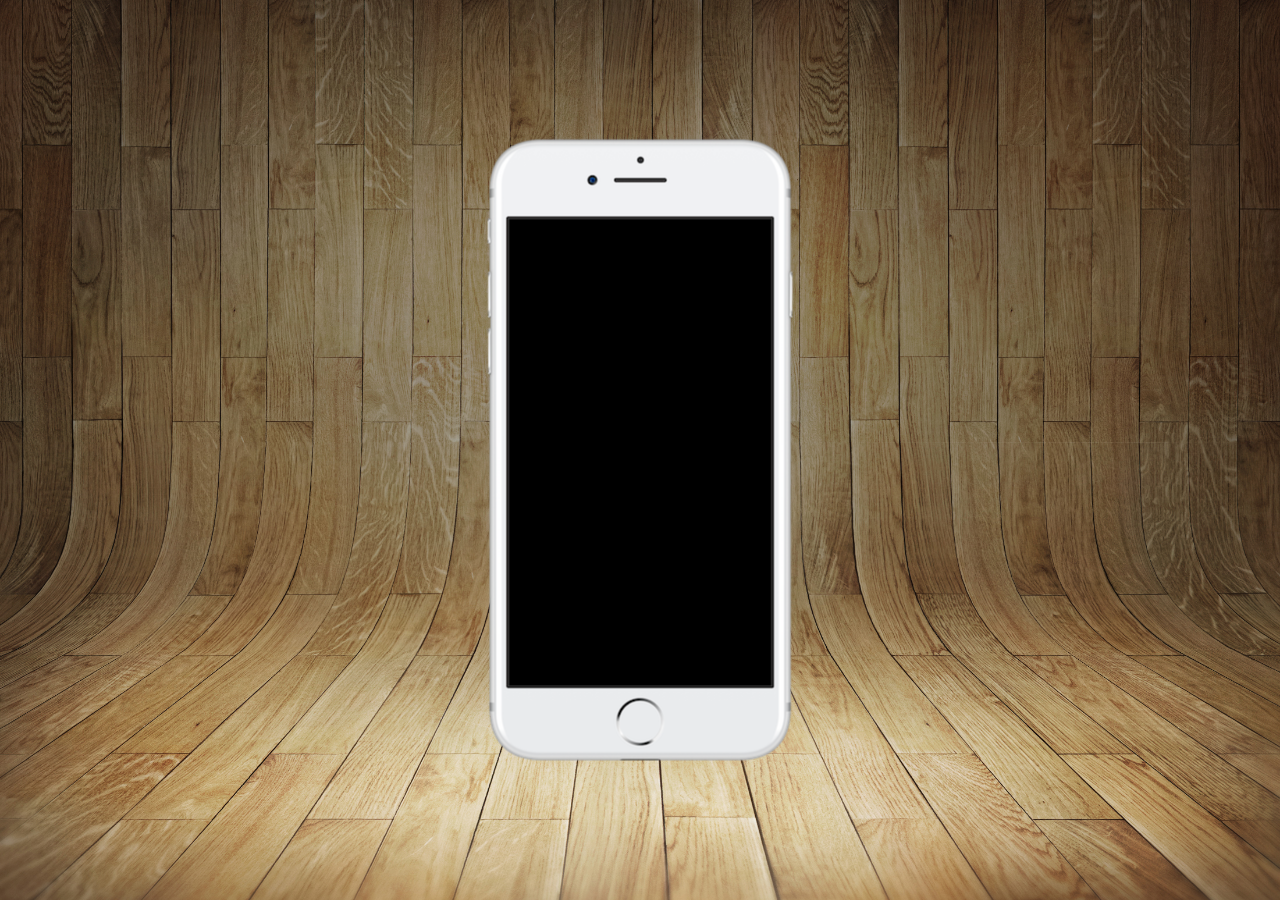
<file: index.html>
<!DOCTYPE html>
<html lang="pt-br">
<head>
    <meta charset="UTF-8">
    <meta name="viewport" content="width=device-width, initial-scale=1.0">
    <link rel="shortcut icon" href="favicon.ico" type="image/x-icon">
    <link rel="stylesheet" href="estilos/style.css">
    <title>Projeto Redes Sociais</title>
</head>
<body>
    <main>
        <section id="telefone">
            
        </section>
        <section id="redes-sociais">

        </section>
    </main>
</body>
</html>
</file>
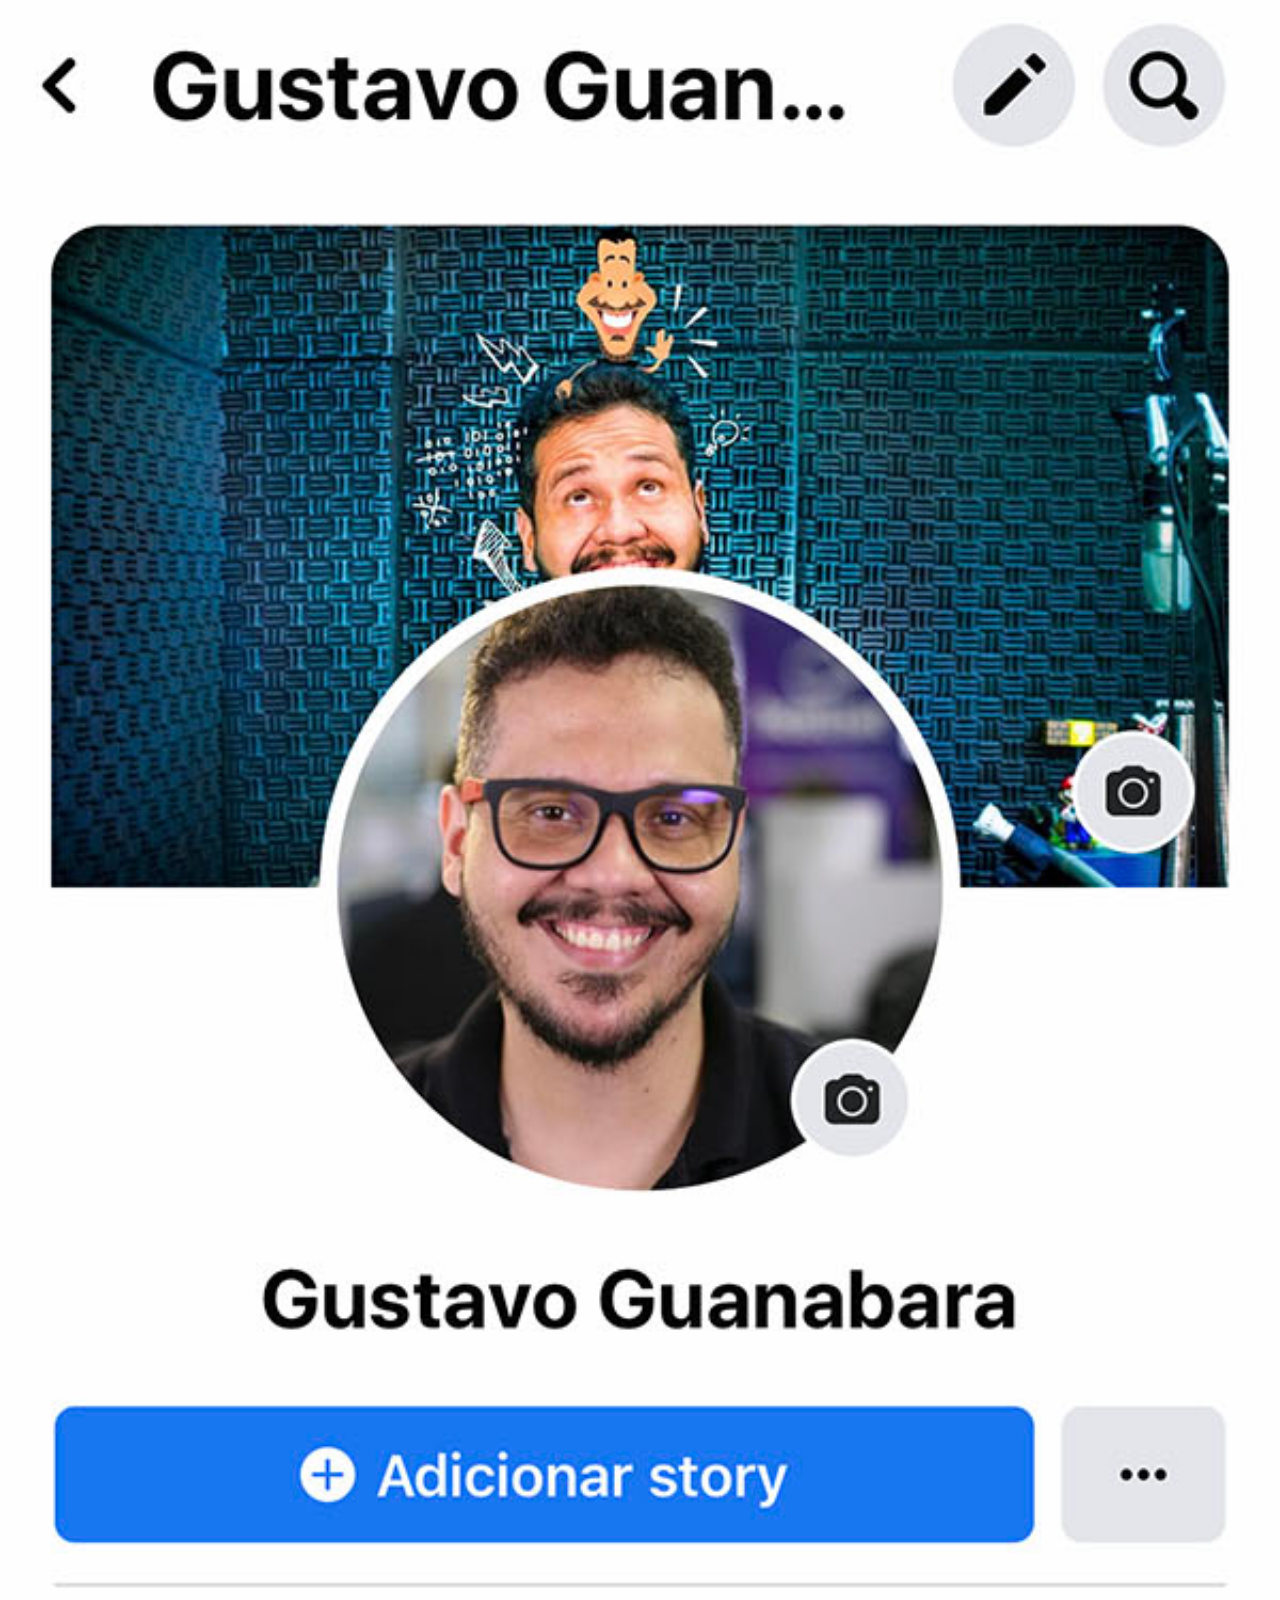
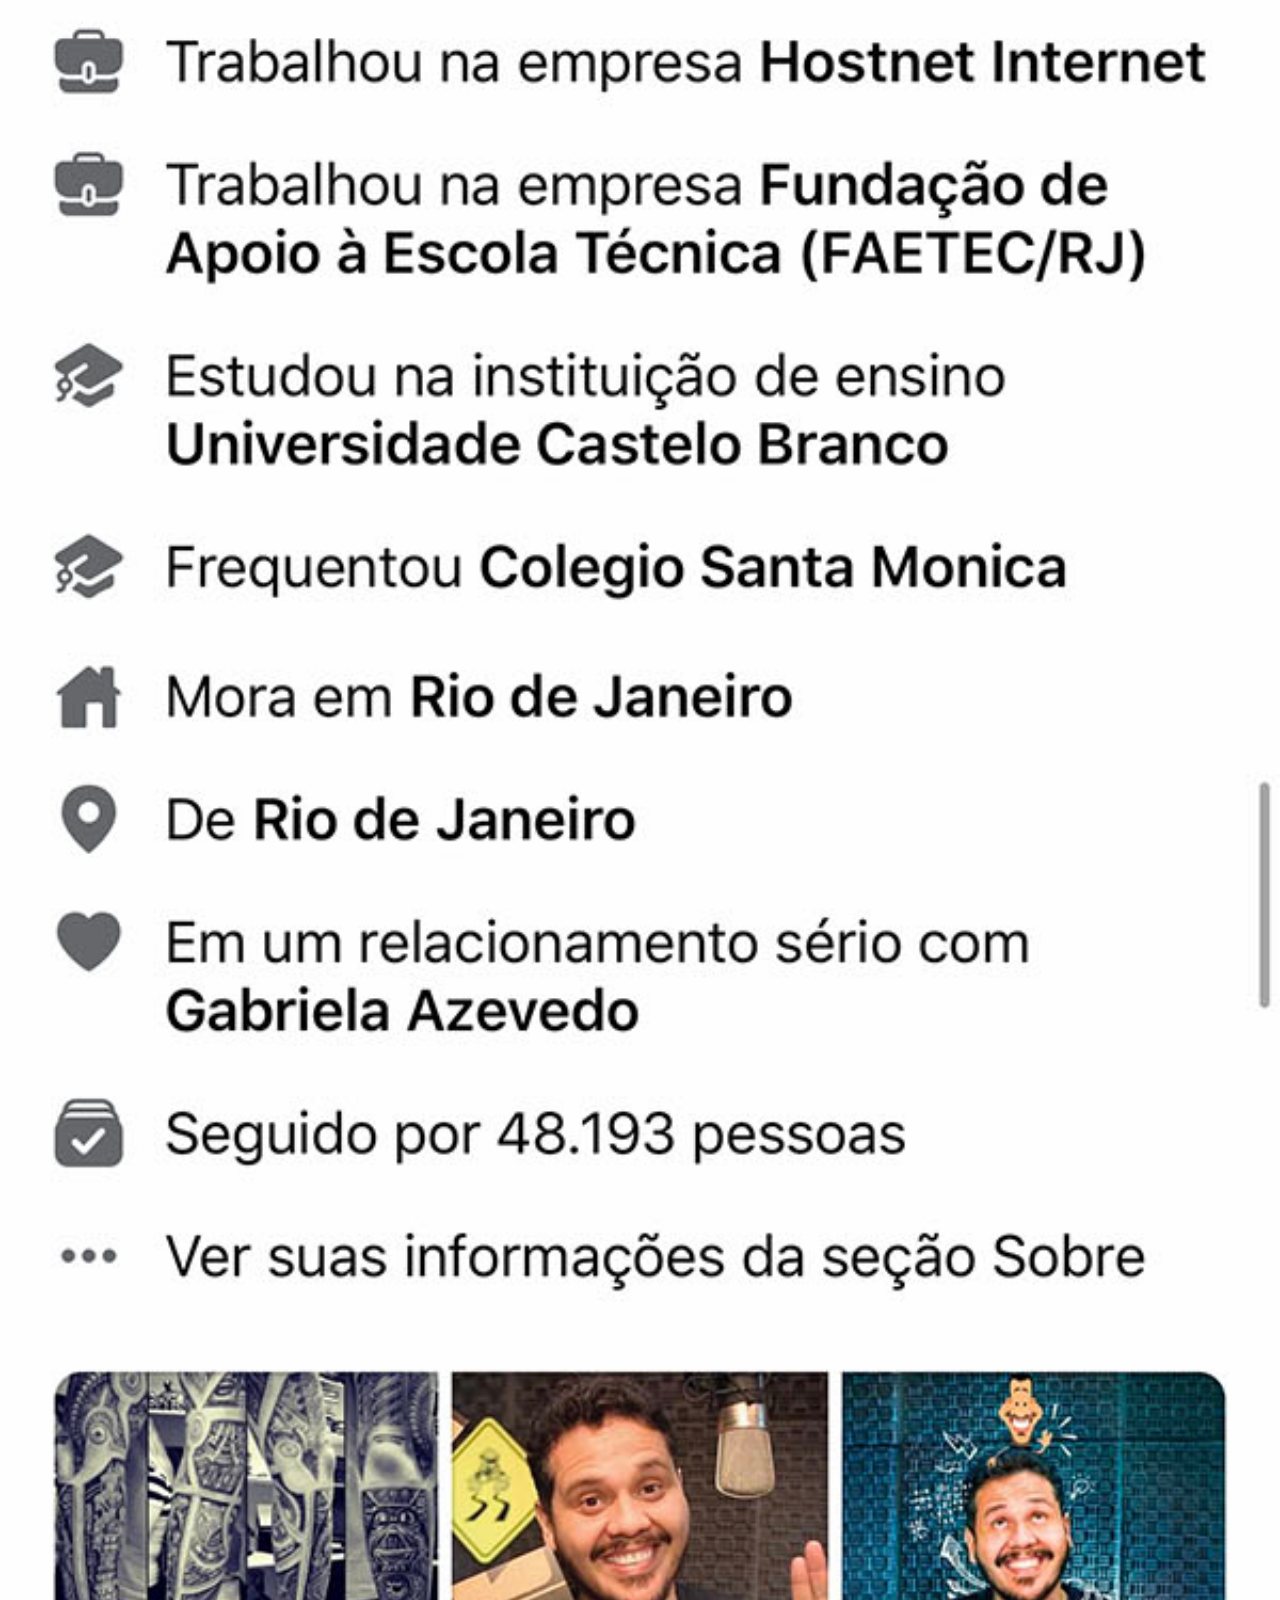
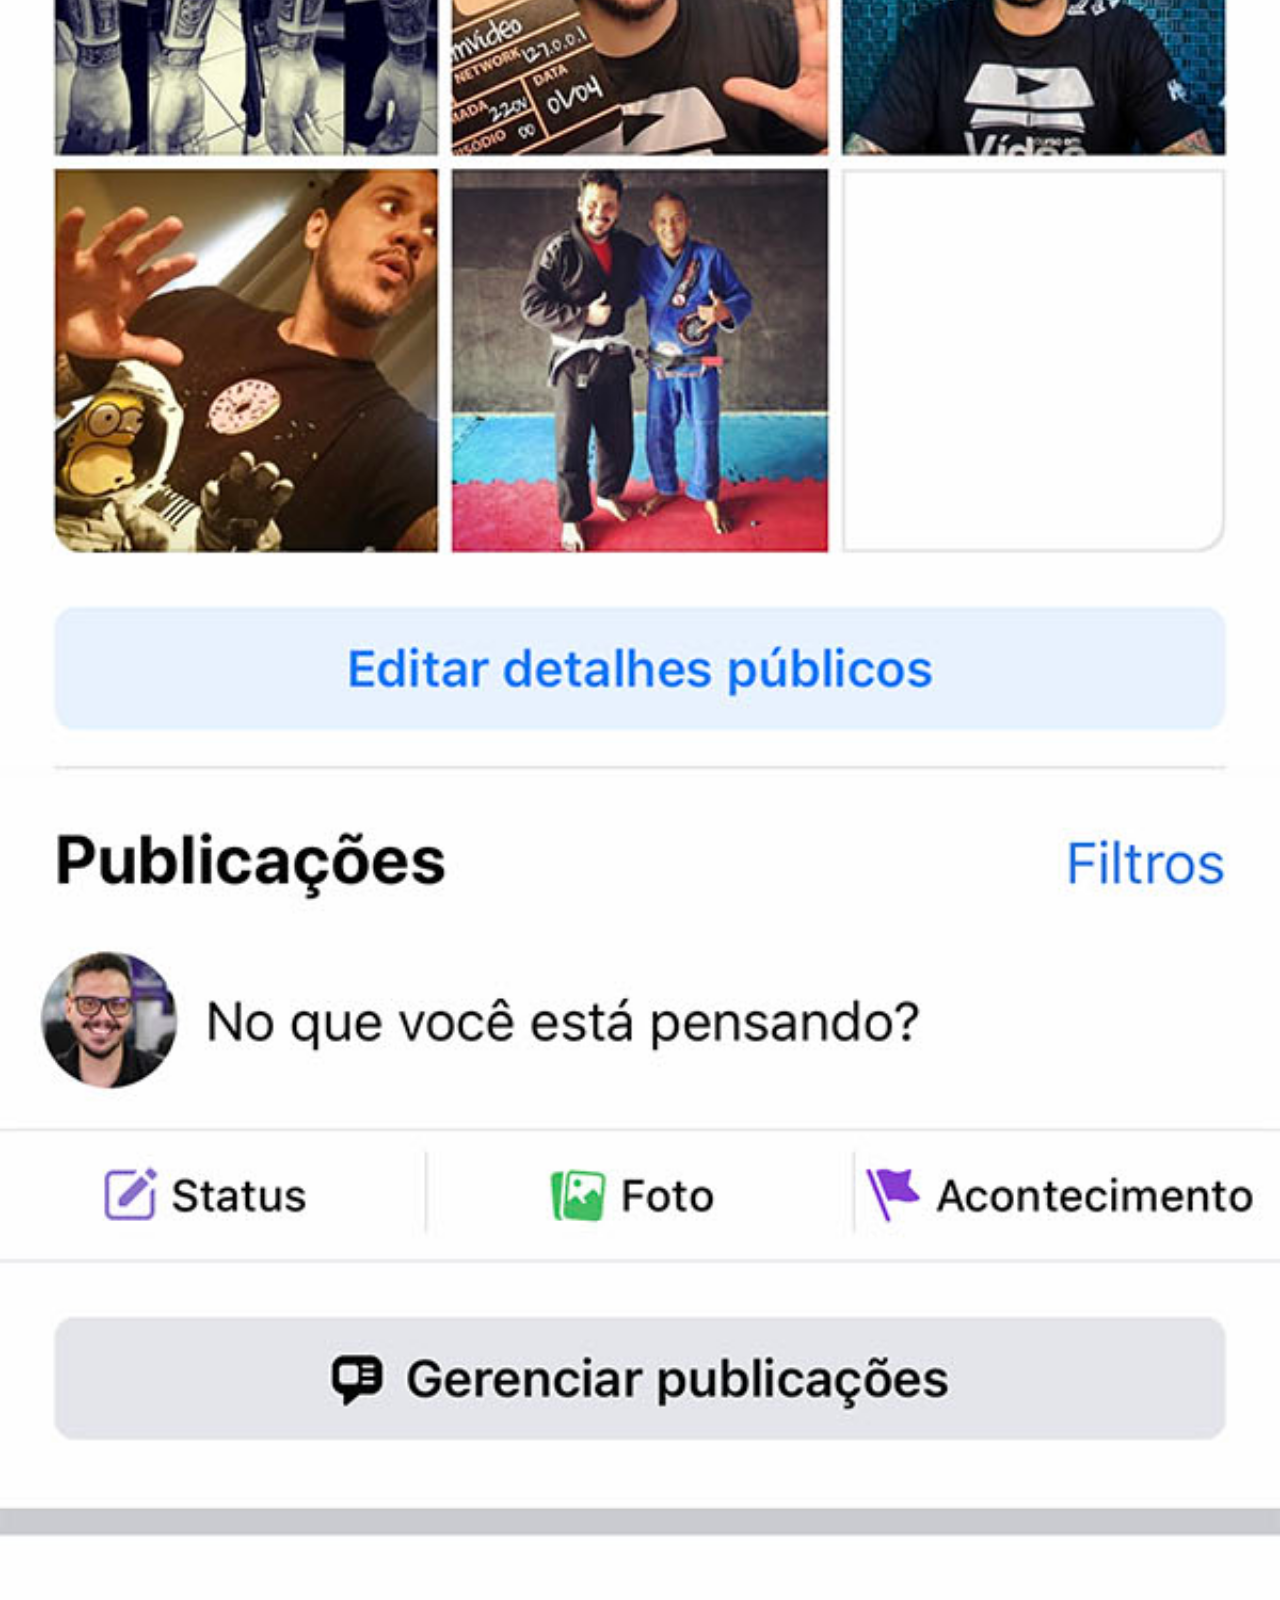
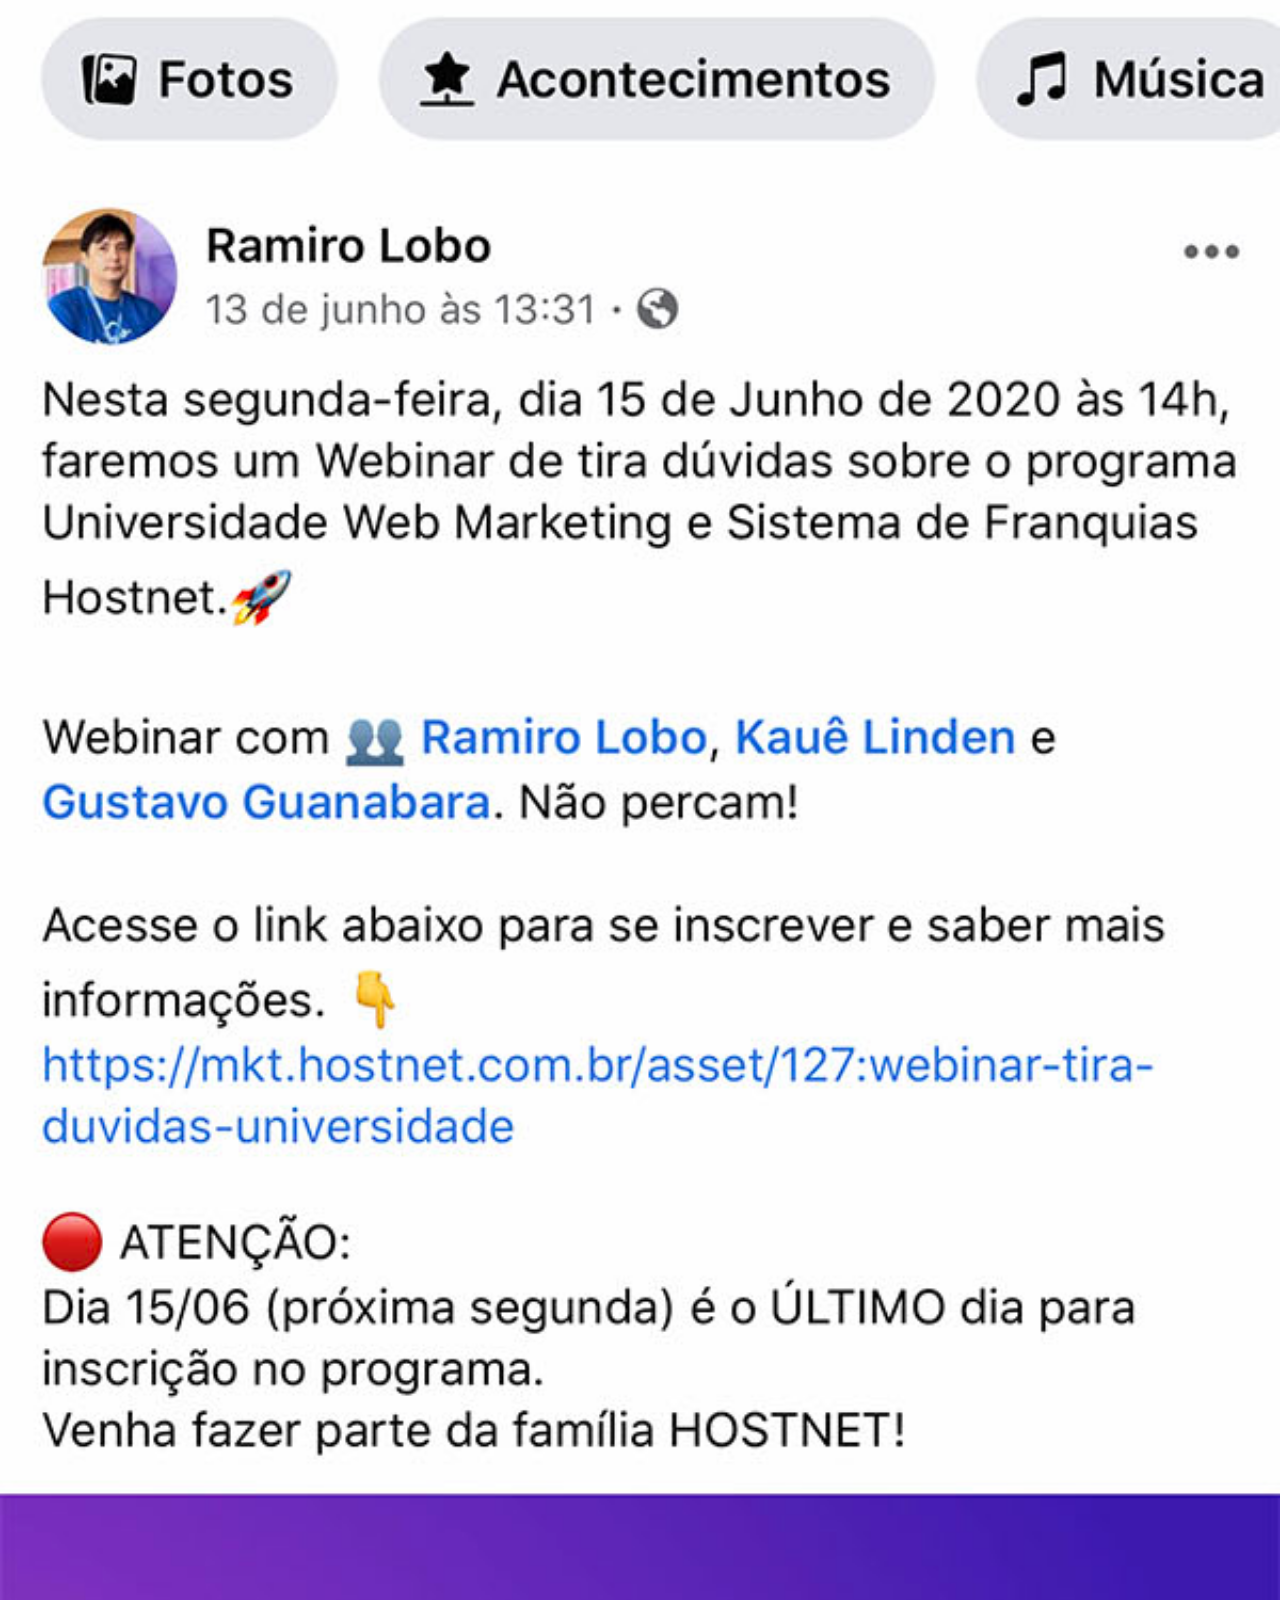
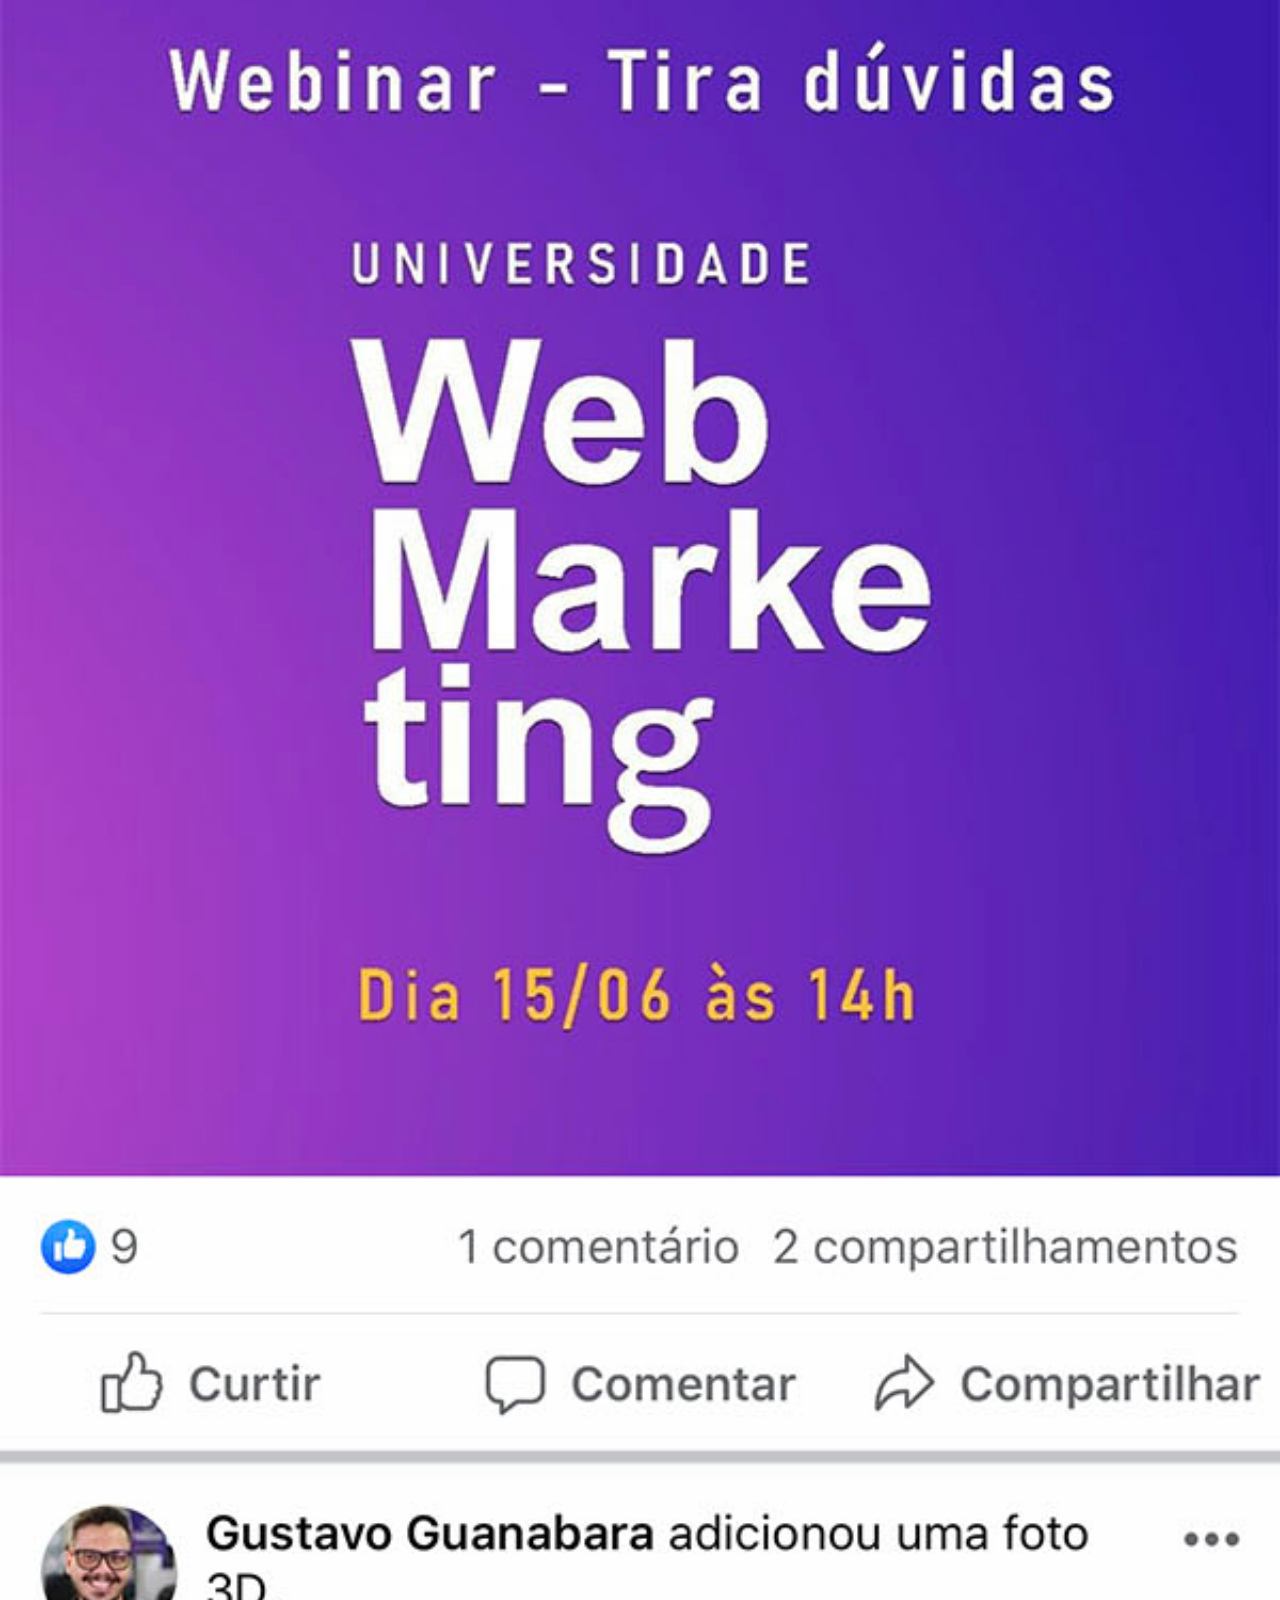
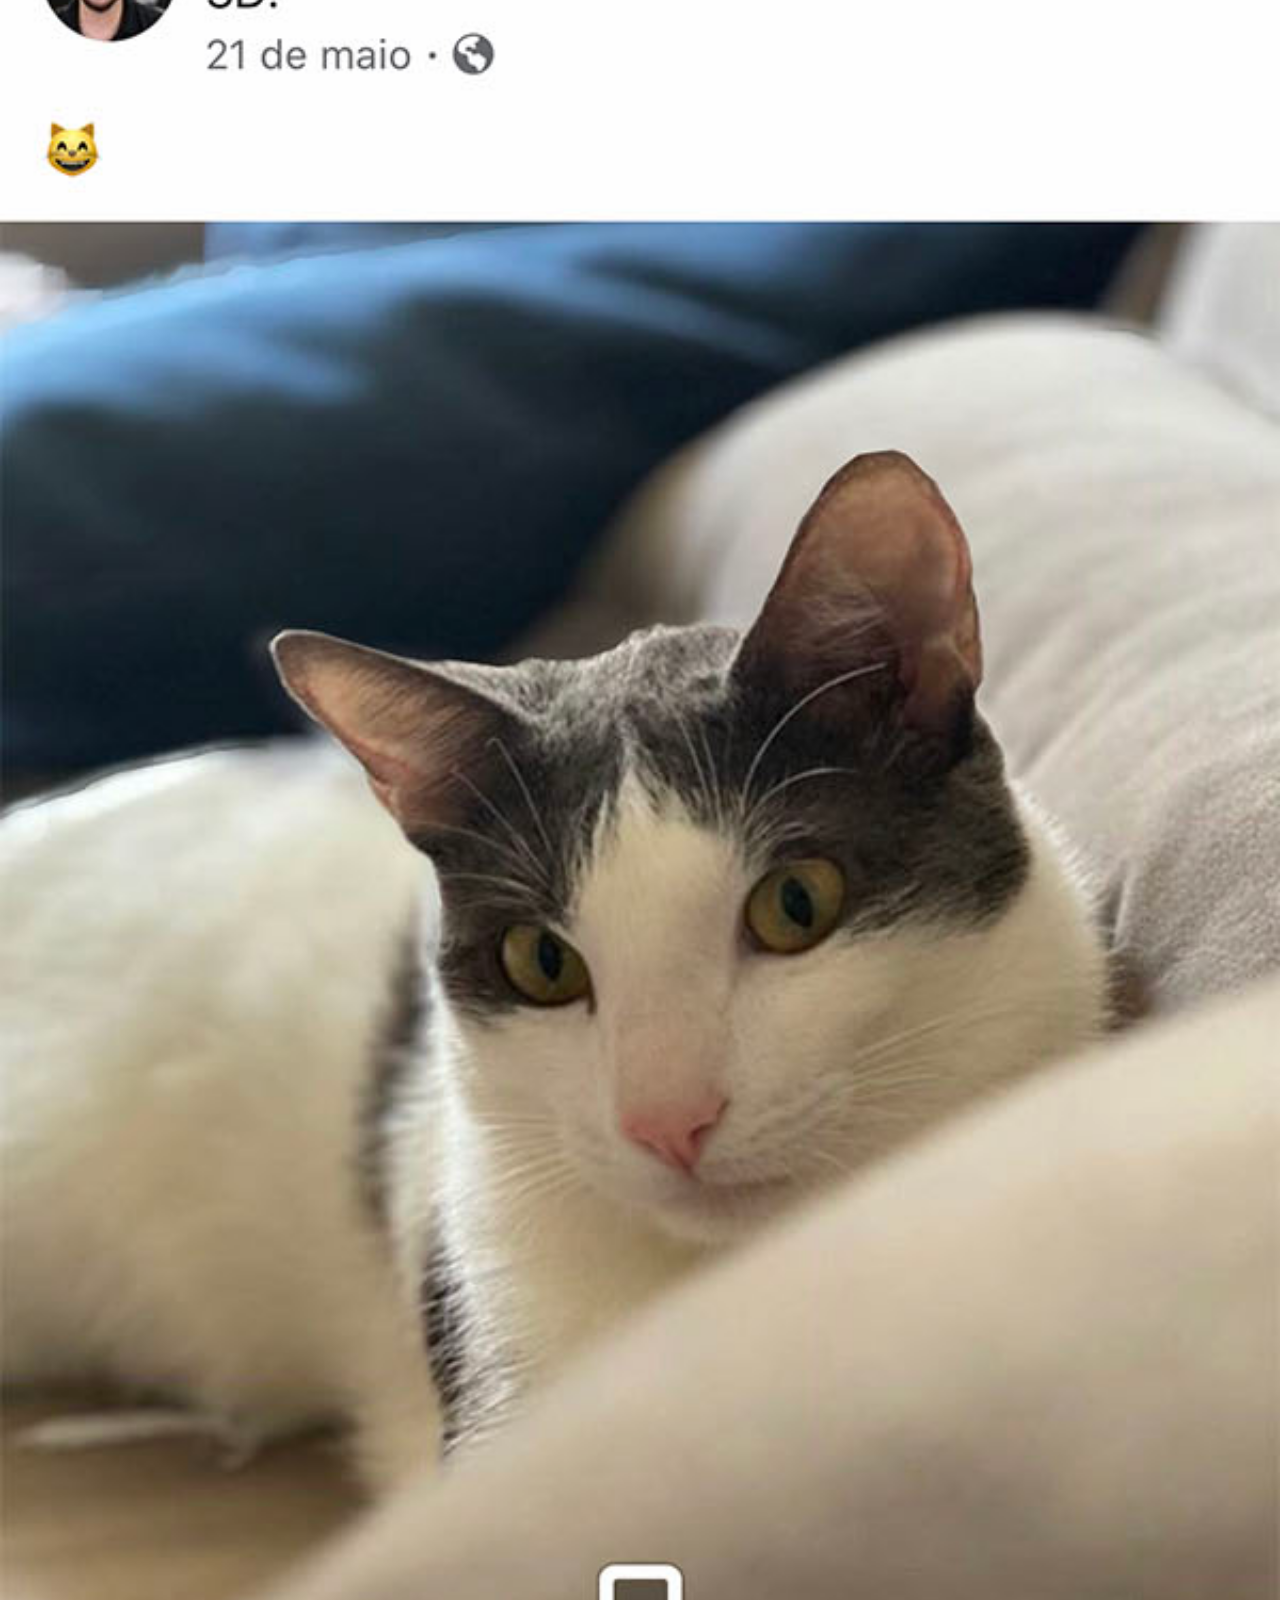
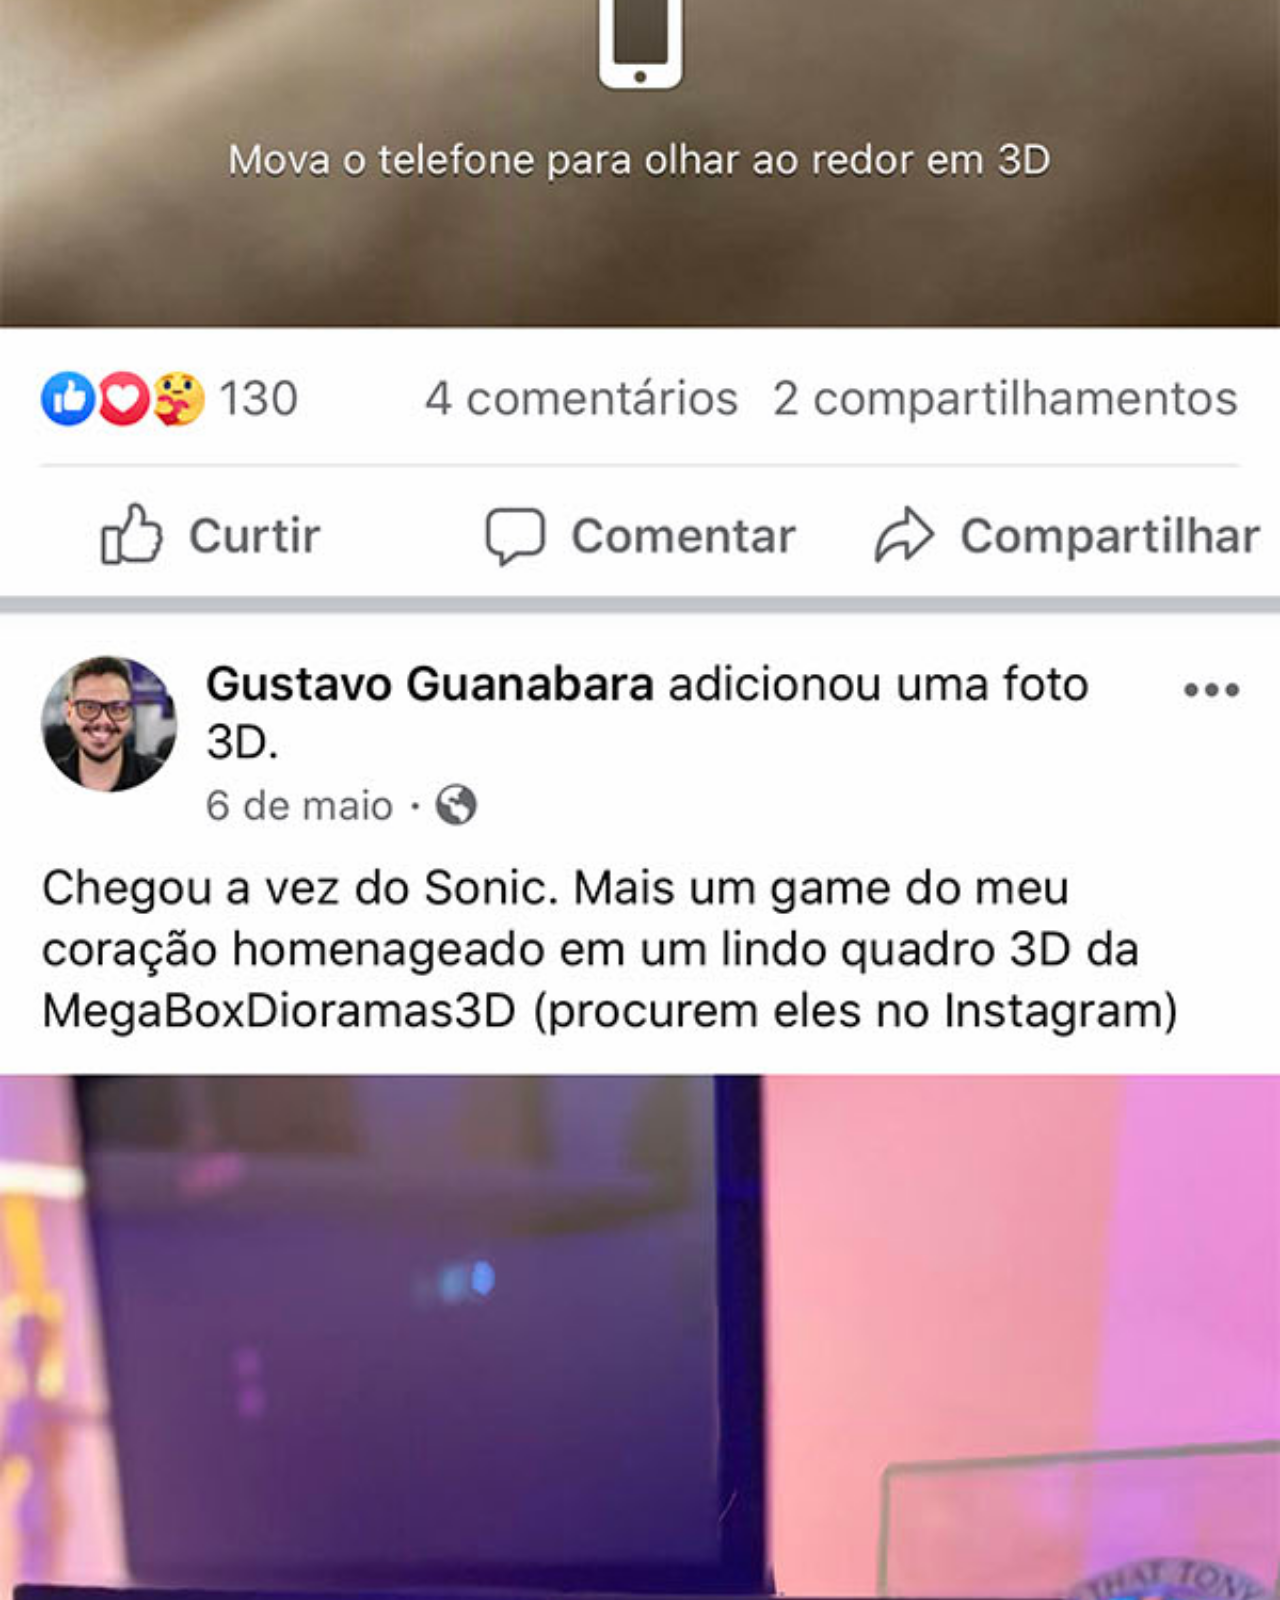
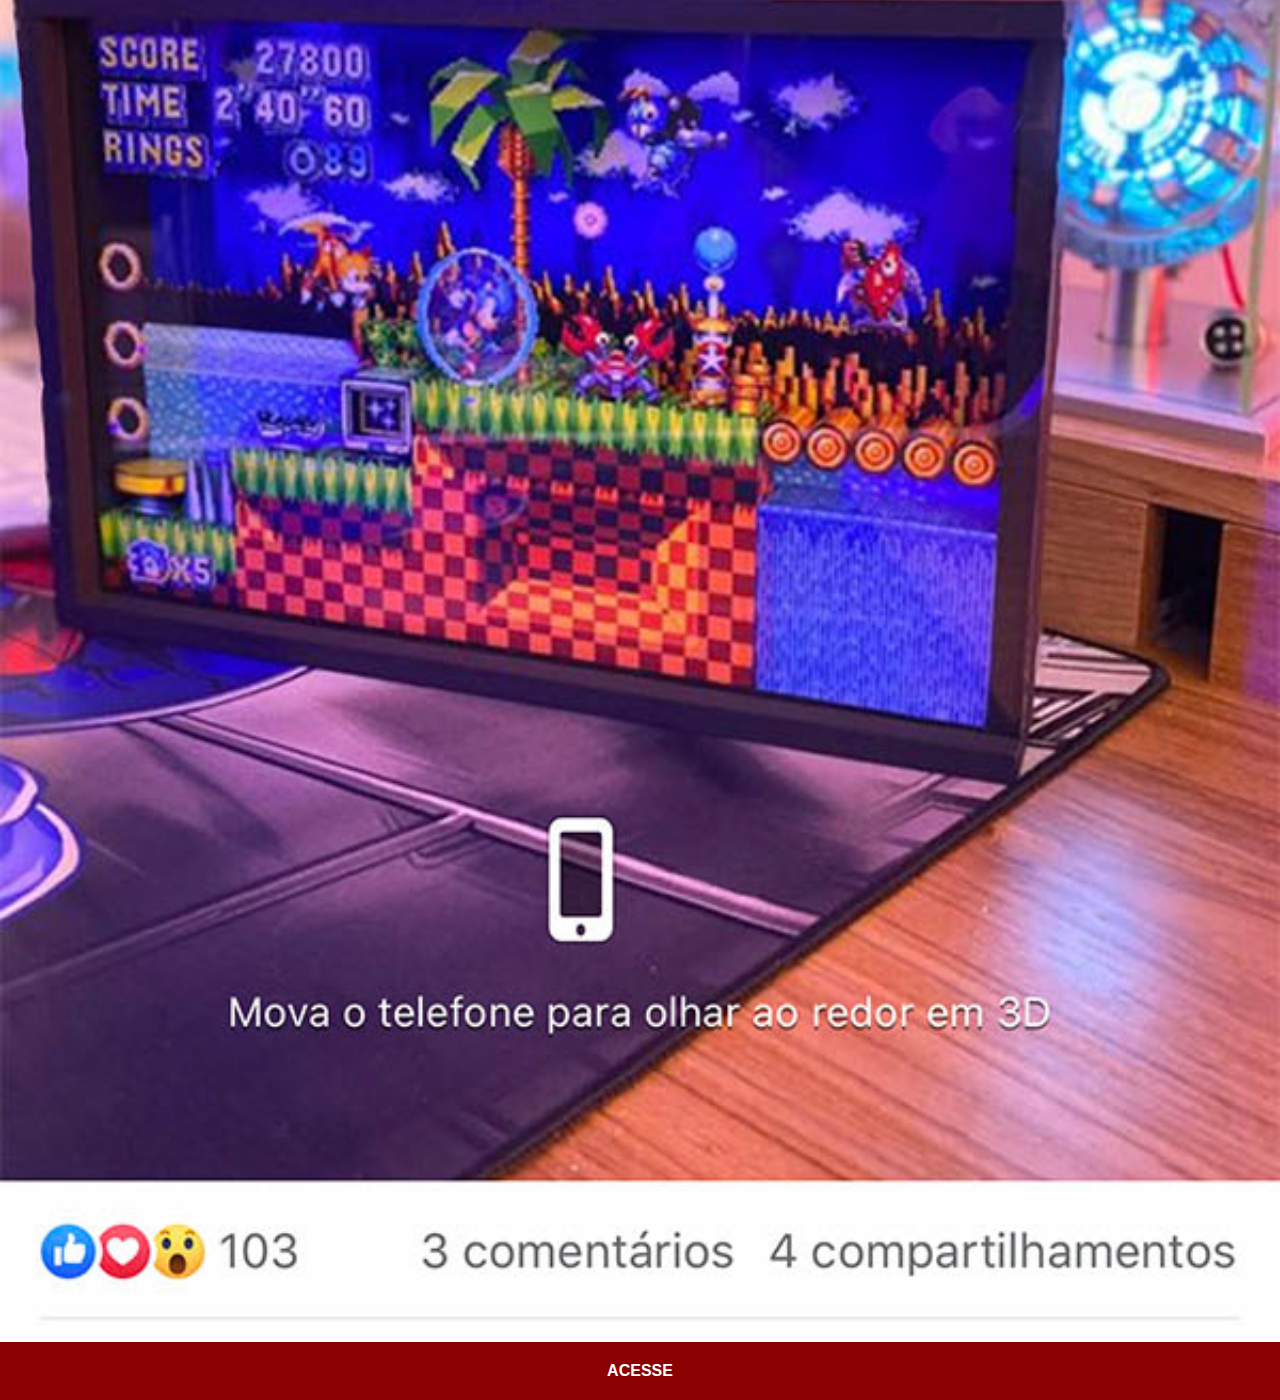
<file: facebook.html>
<!DOCTYPE html>
<html lang="pt-br">
<head>
    <meta charset="UTF-8">
    <meta name="viewport" content="width=device-width, initial-scale=1.0">
    <title>Facebook</title>
    <link rel="stylesheet" href="estilos/social.css">
</head>
<body>
    <img src="imagens/tela-facebook.jpg" alt="YouTube">
    <a href="https://facebook.com/gustavoguanabara" target="_blank">ACESSE</a>
</body>
</html>
</file>
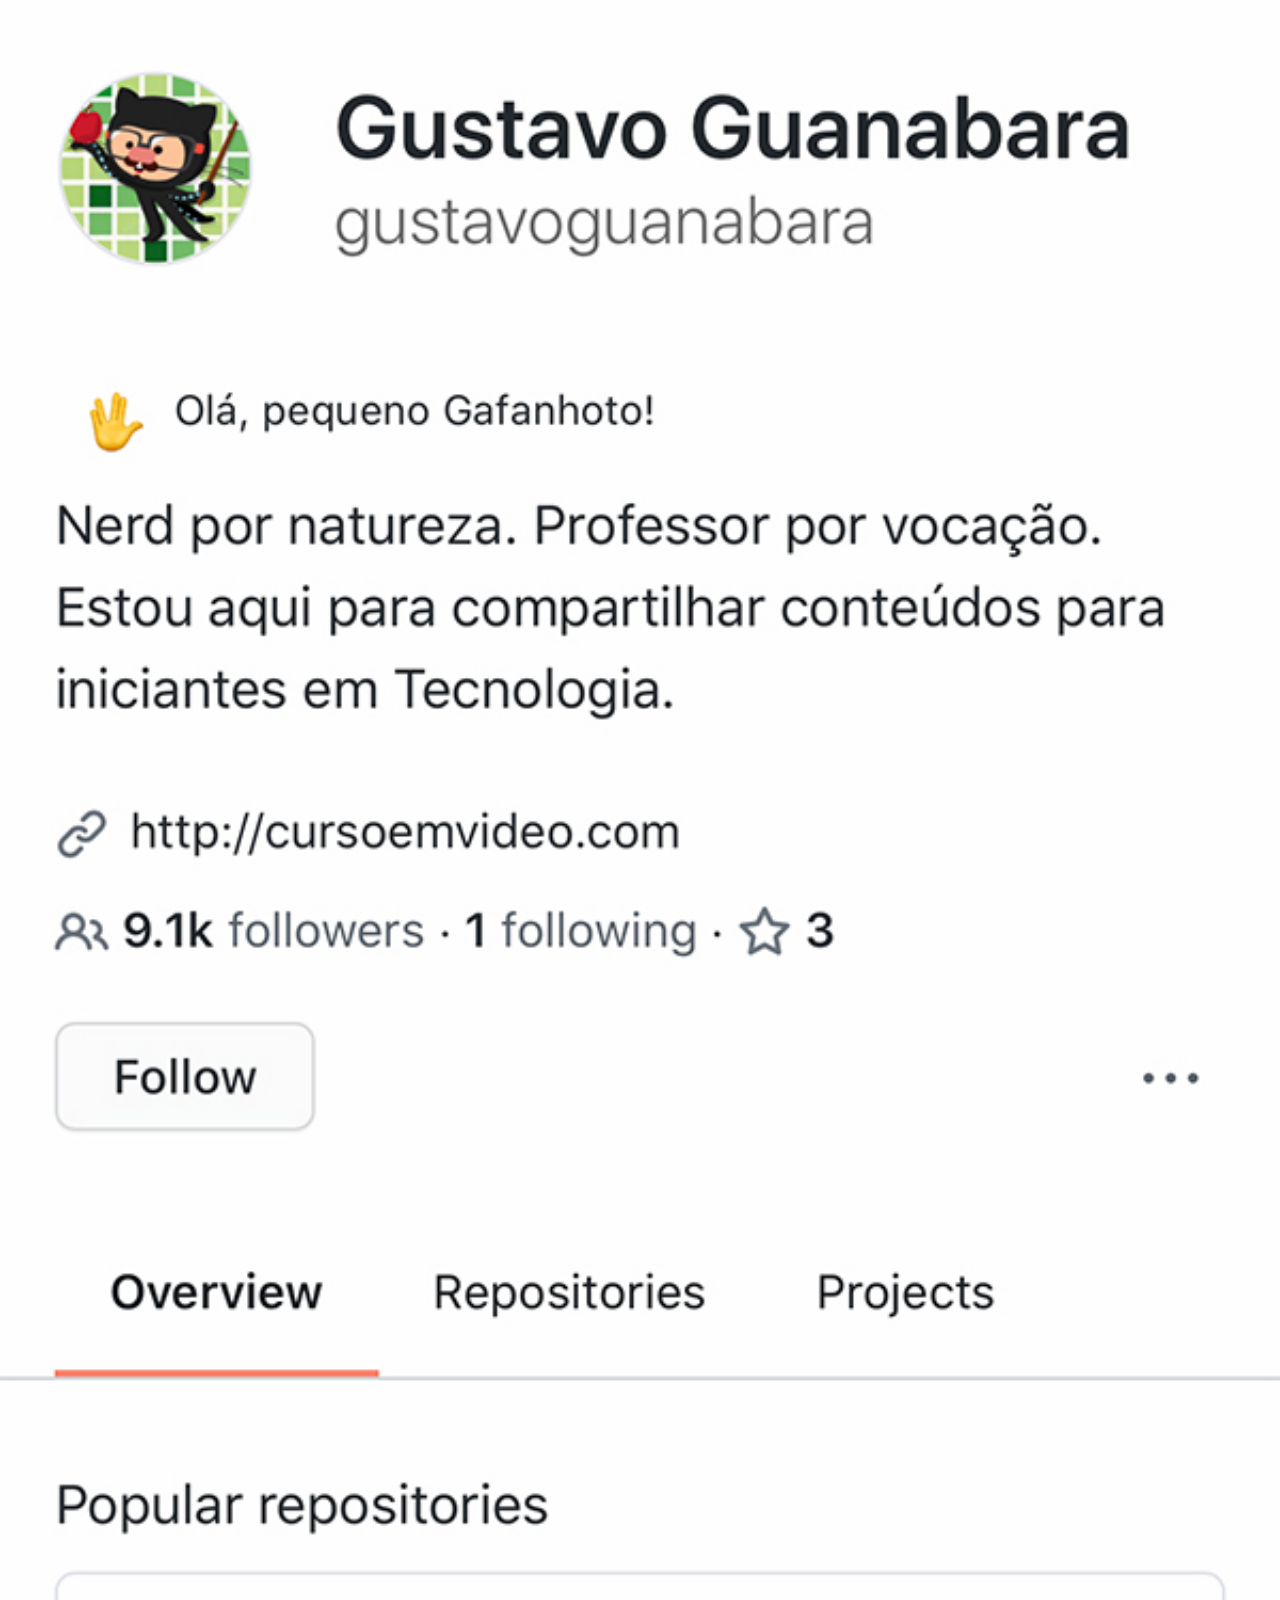
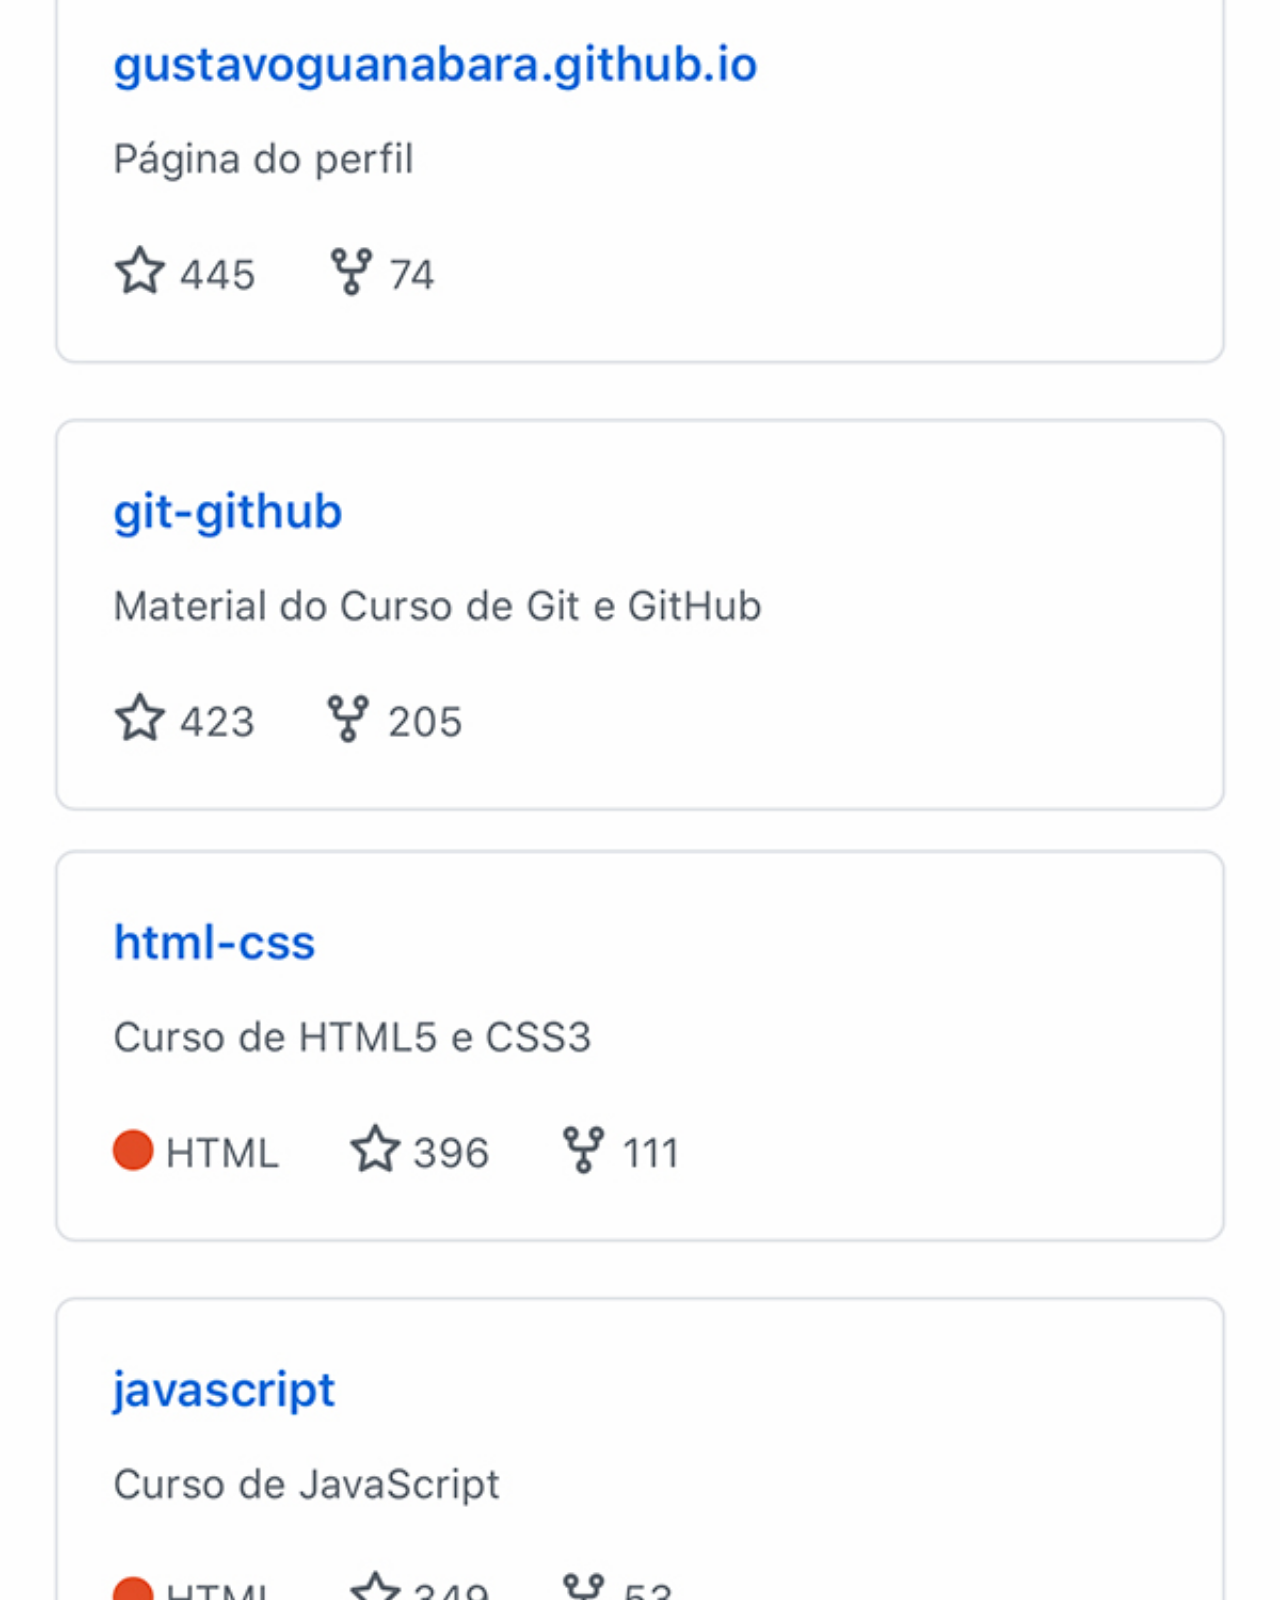
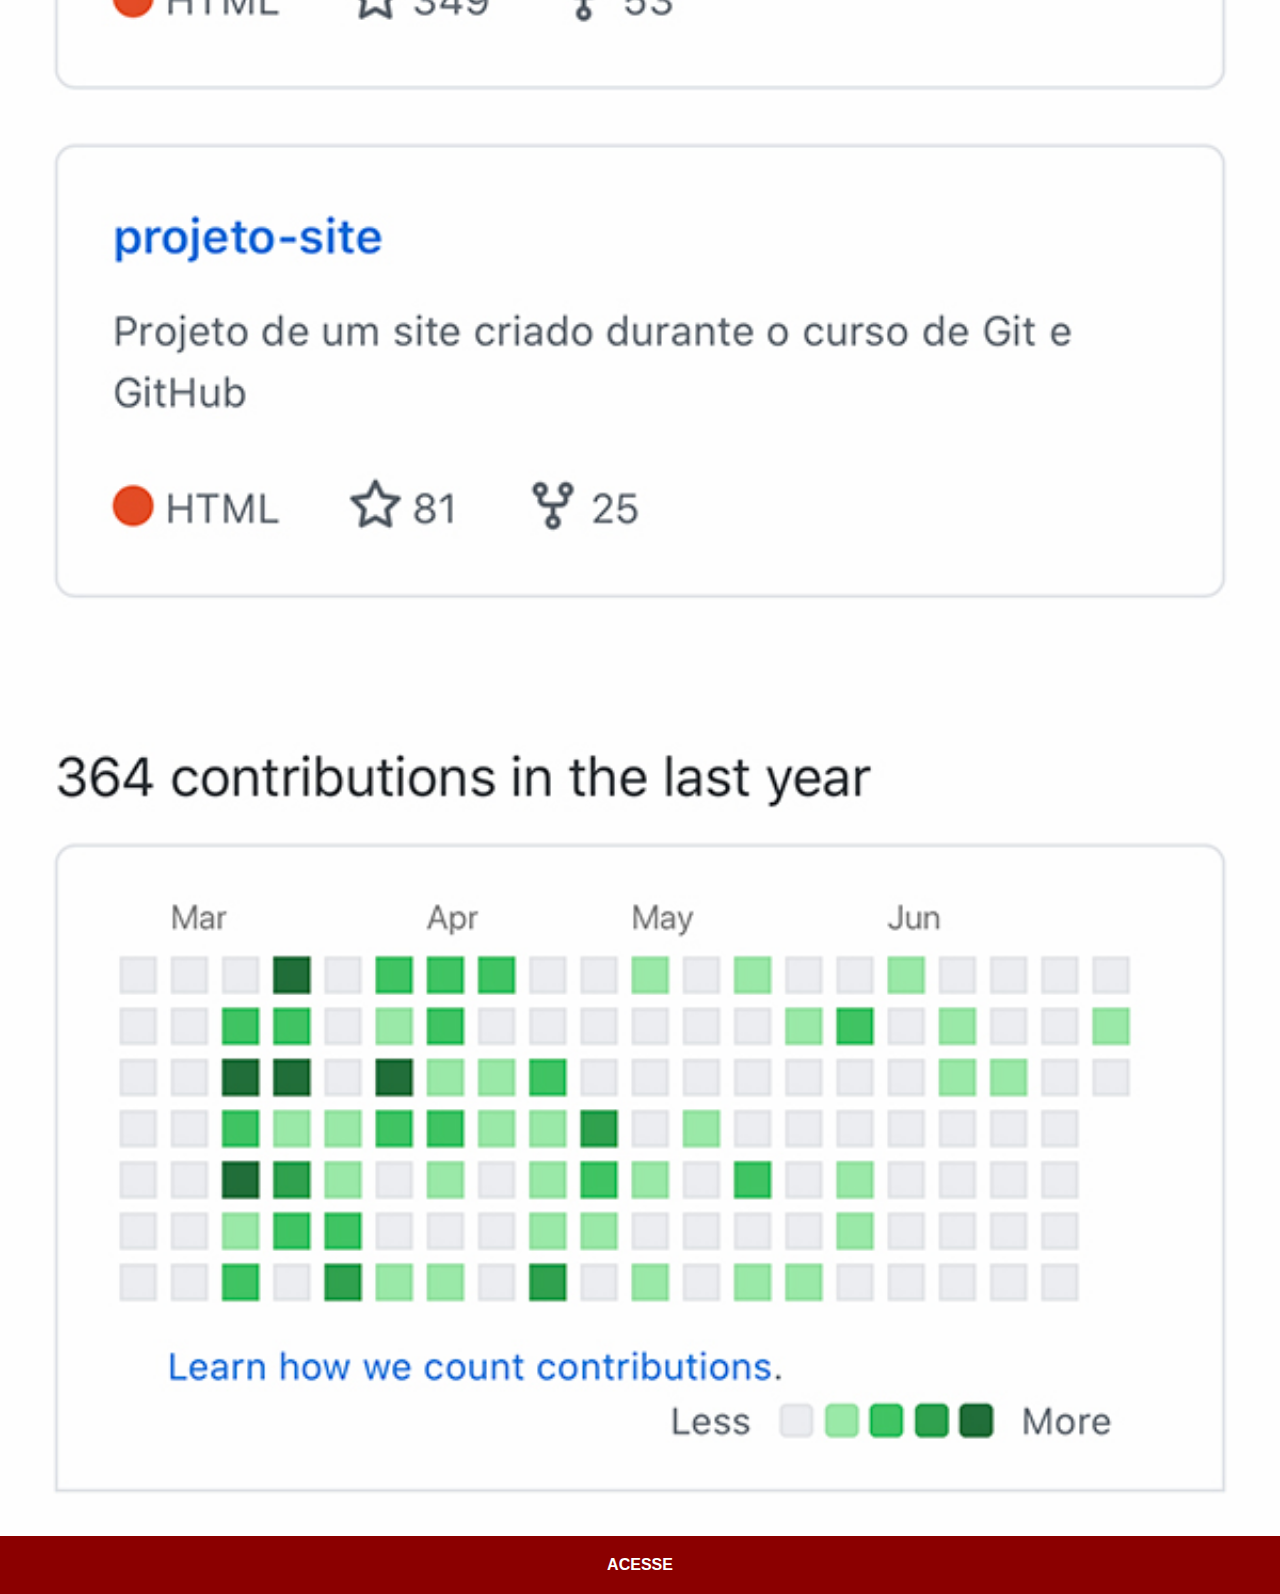
<file: github.html>
<!DOCTYPE html>
<html lang="pt-br">
<head>
    <meta charset="UTF-8">
    <meta name="viewport" content="width=device-width, initial-scale=1.0">
    <title>GitHub</title>
    <link rel="stylesheet" href="estilos/social.css">
</head>
<body>
    <img src="imagens/tela-github.jpg" alt="GitHub">
    <a href="https://github.com/gustavoguanabara" target="_blank">ACESSE</a>
</body>
</html>
</file>
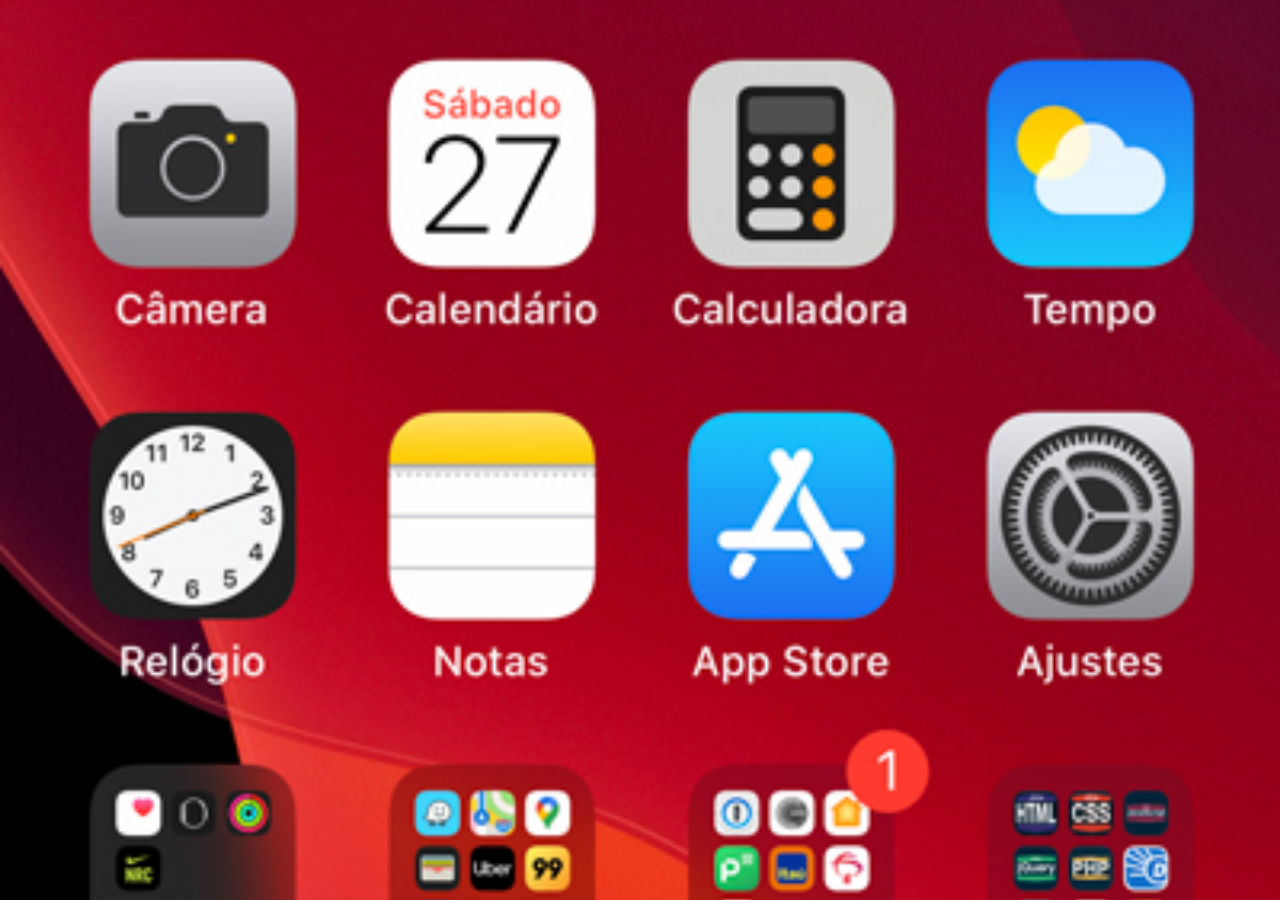
<file: home.html>
<!DOCTYPE html>
<html lang="pt-br">
<head>
    <meta charset="UTF-8">
    <meta name="viewport" content="width=device-width, initial-scale=1.0">
    <title>Home</title>
    <style>
        * {
            margin: 0px;
            padding: 0px;
        }
        body {
            width: 100vw;
            height: 100vh;
            background: black url(imagens/tela-home.jpg) no-repeat top center;
            background-size: cover;
            
        }
    </style>
</head>
<body>
    
</body>
</html>
</file>
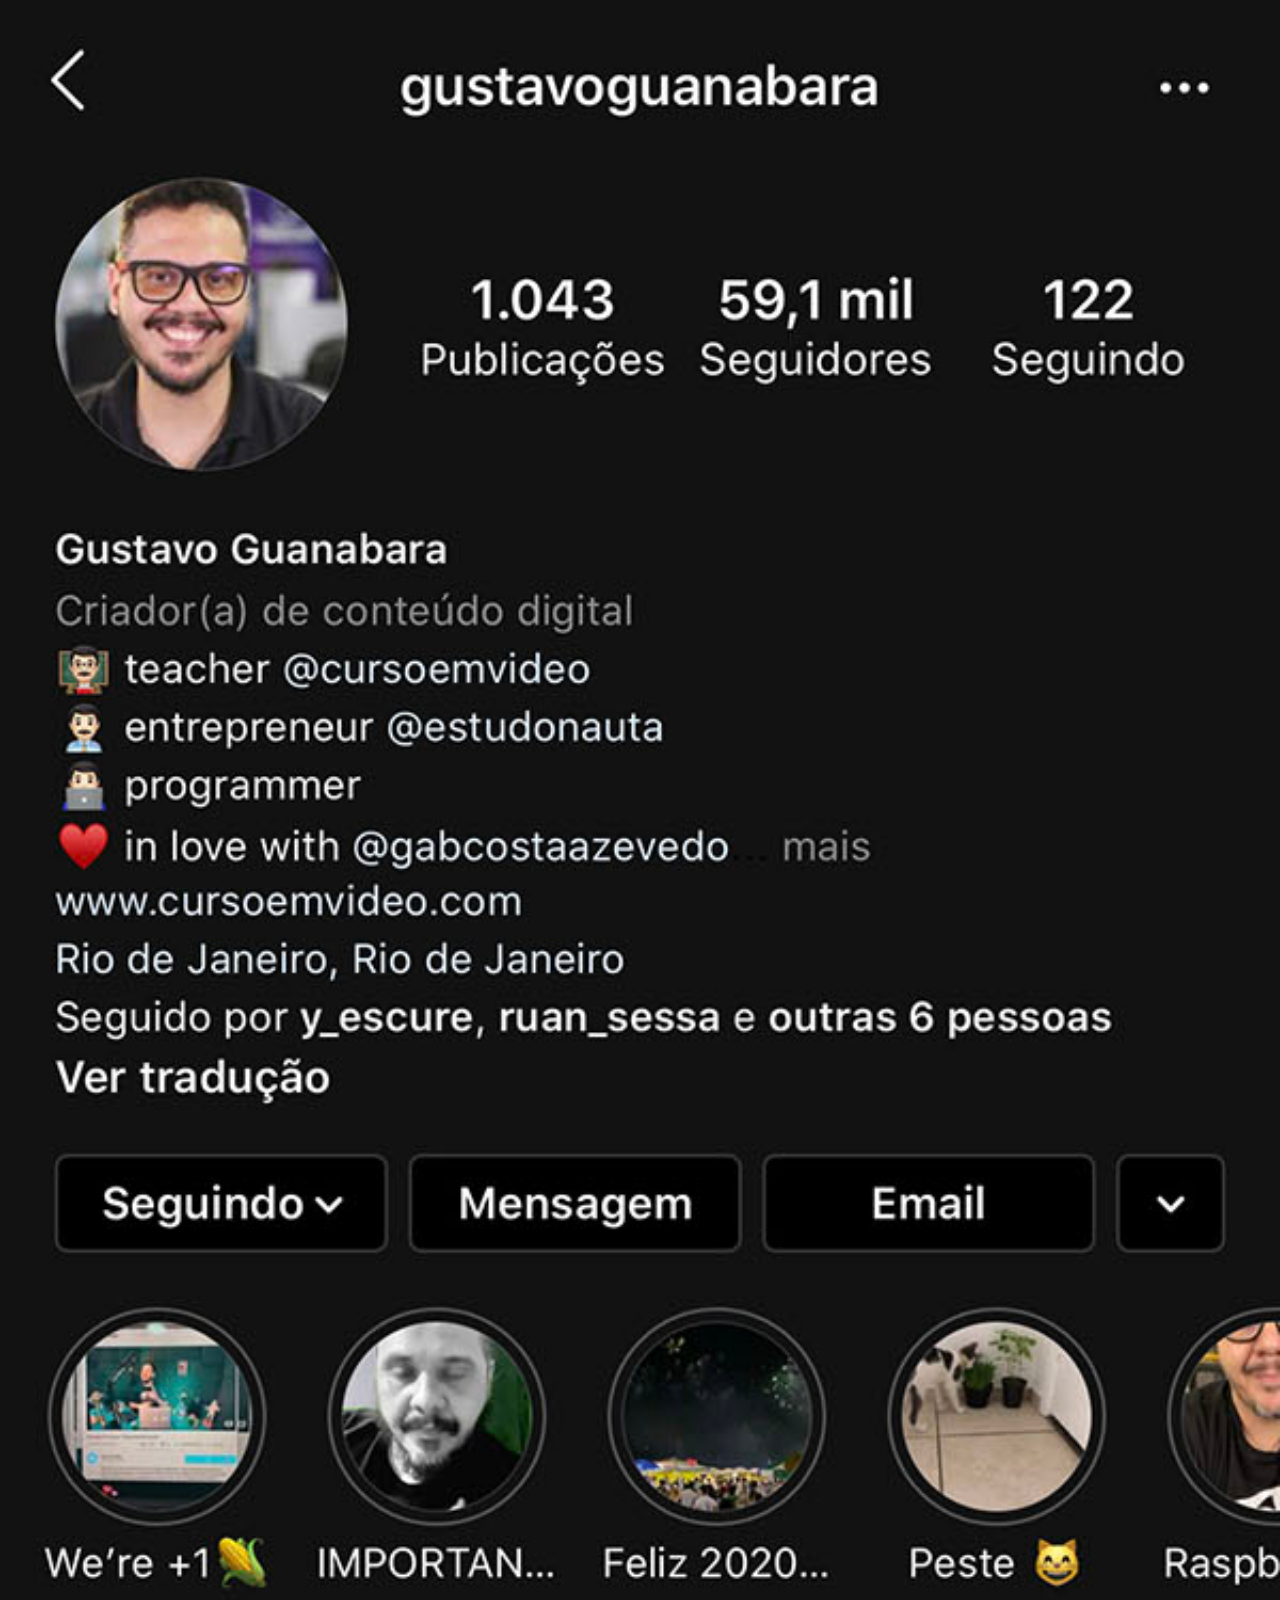
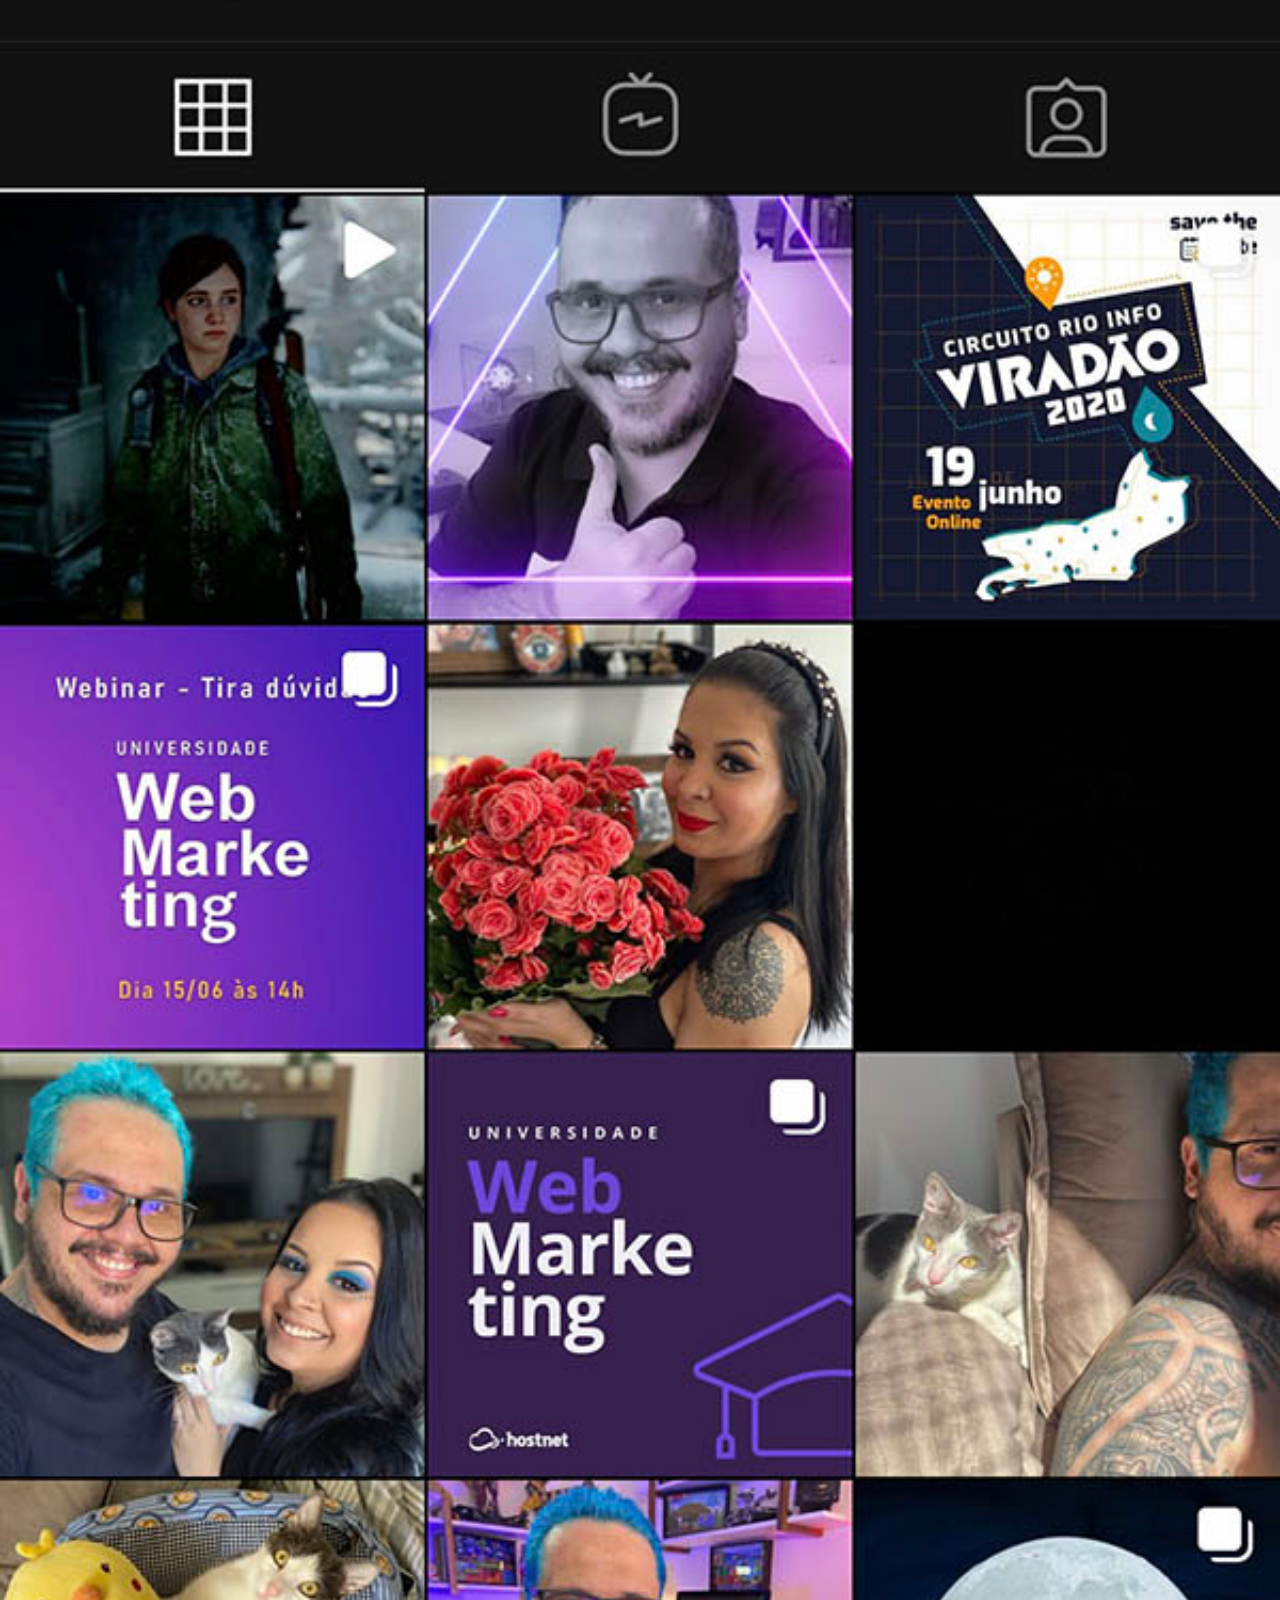
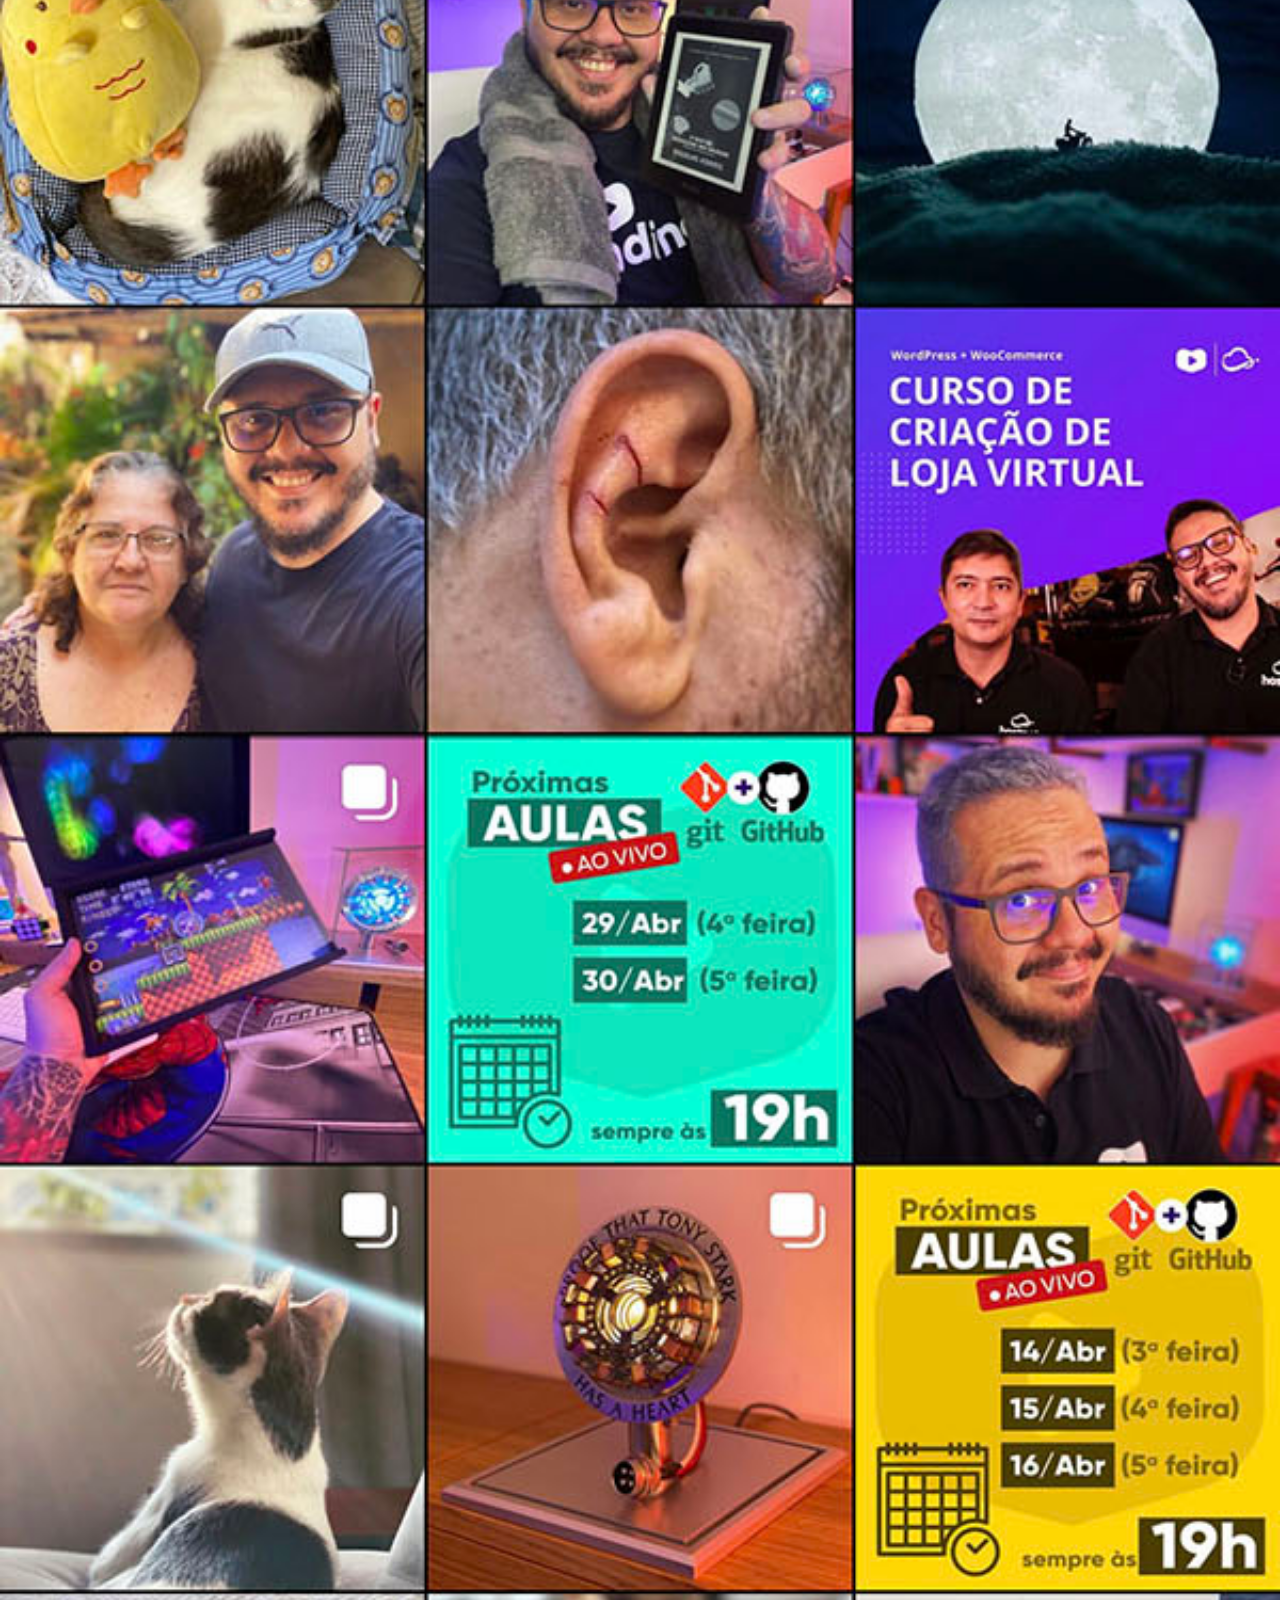
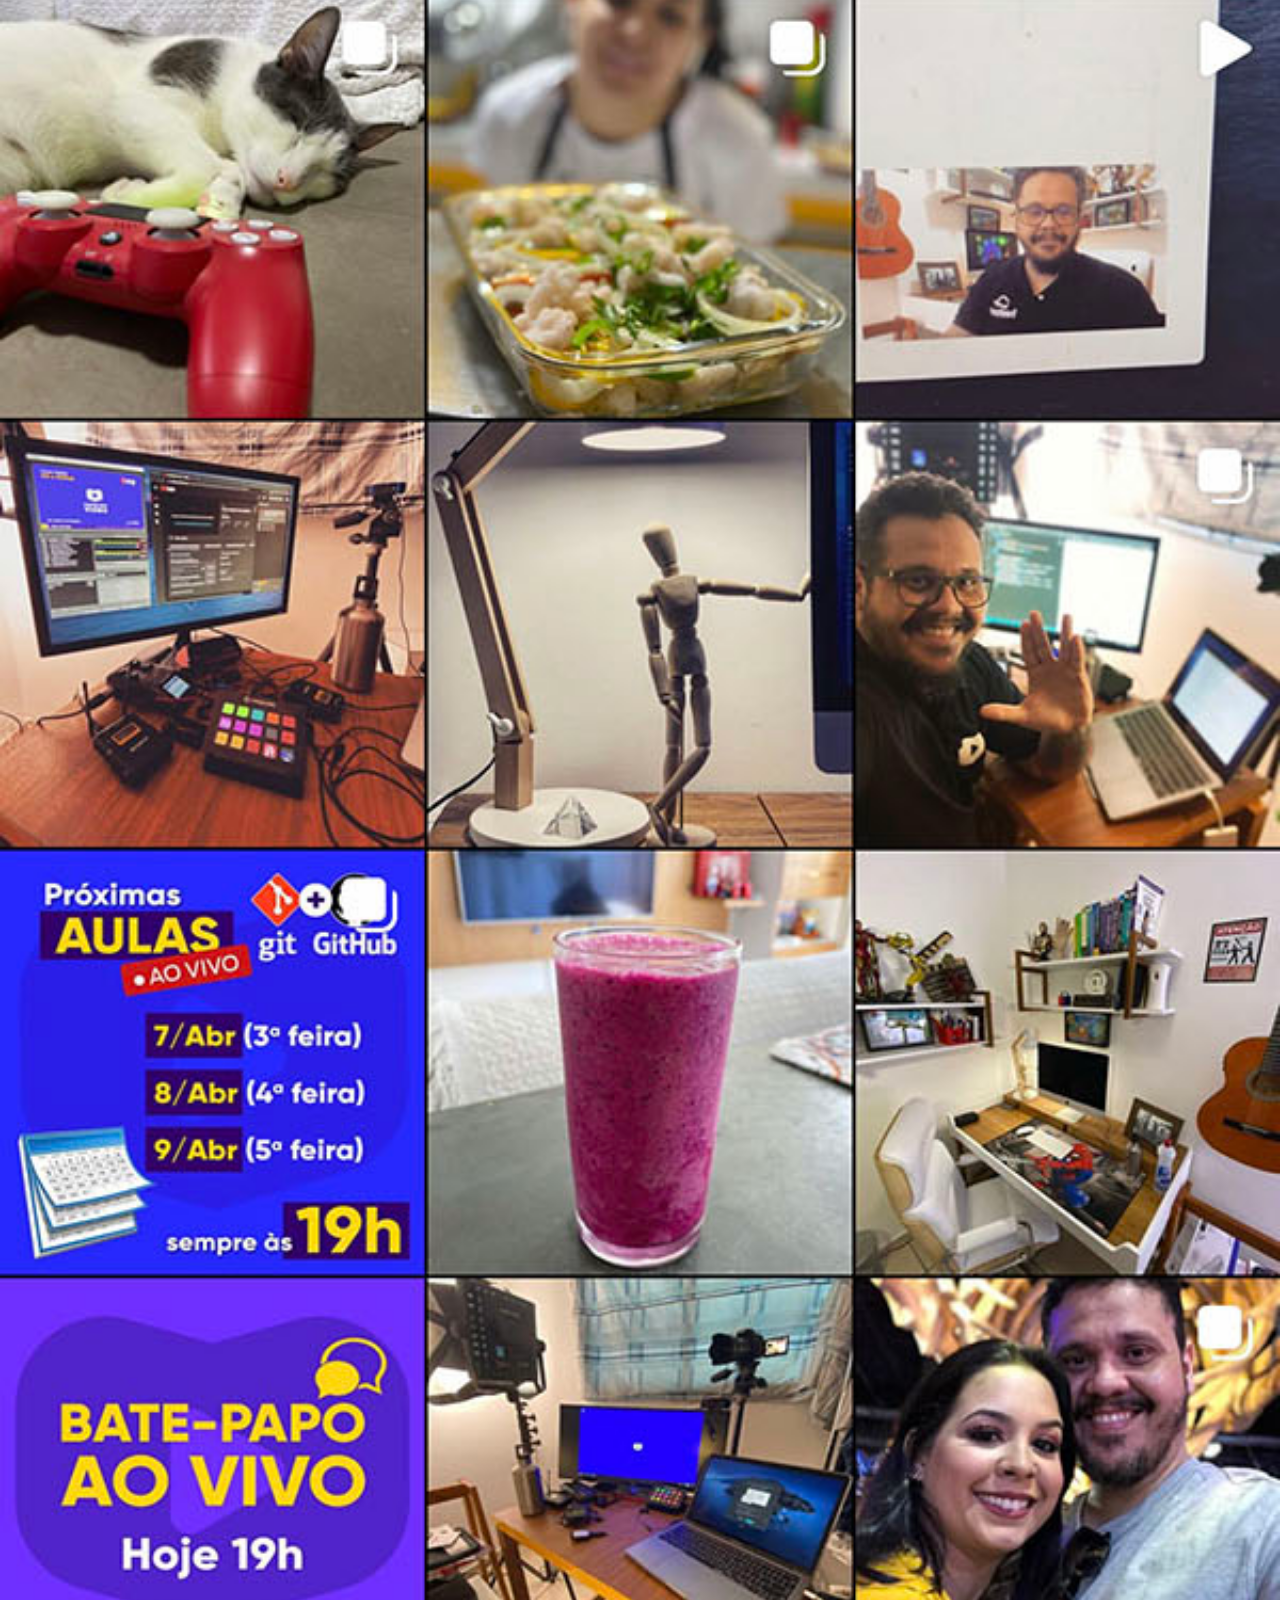
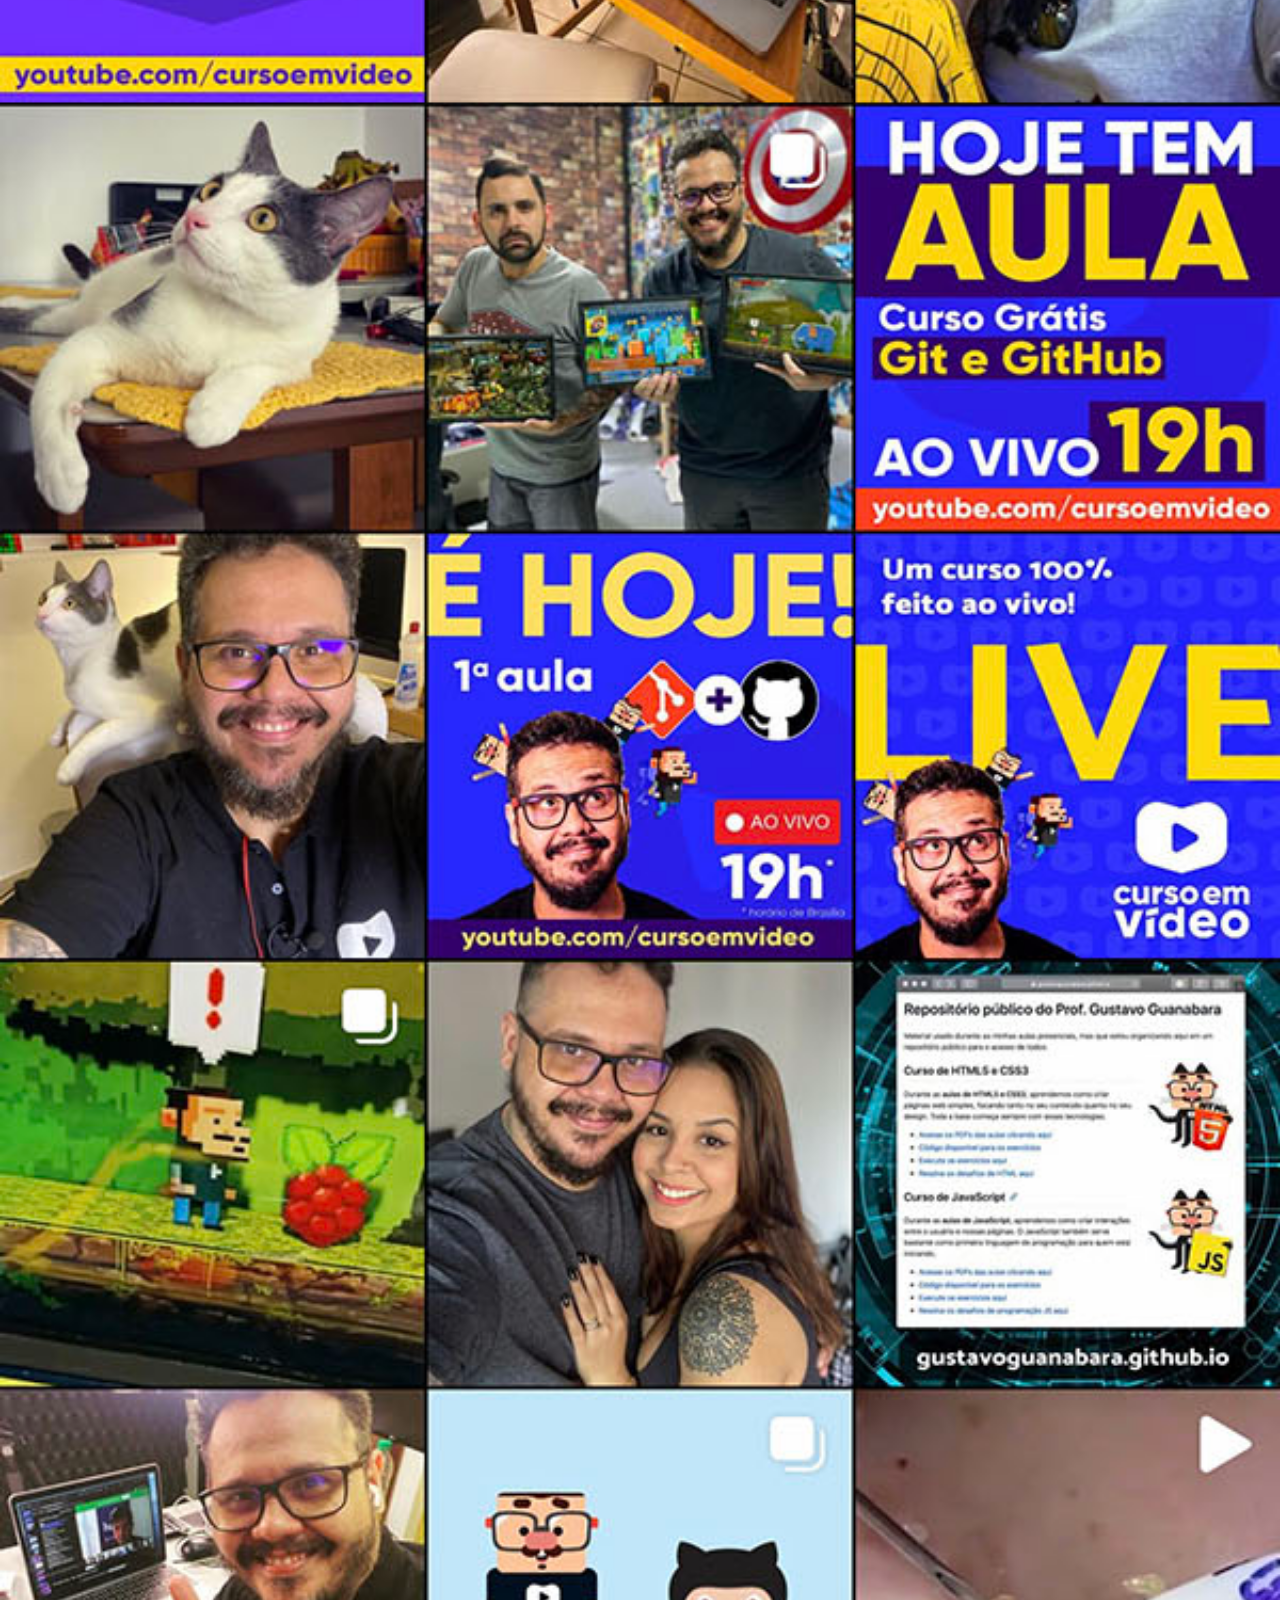
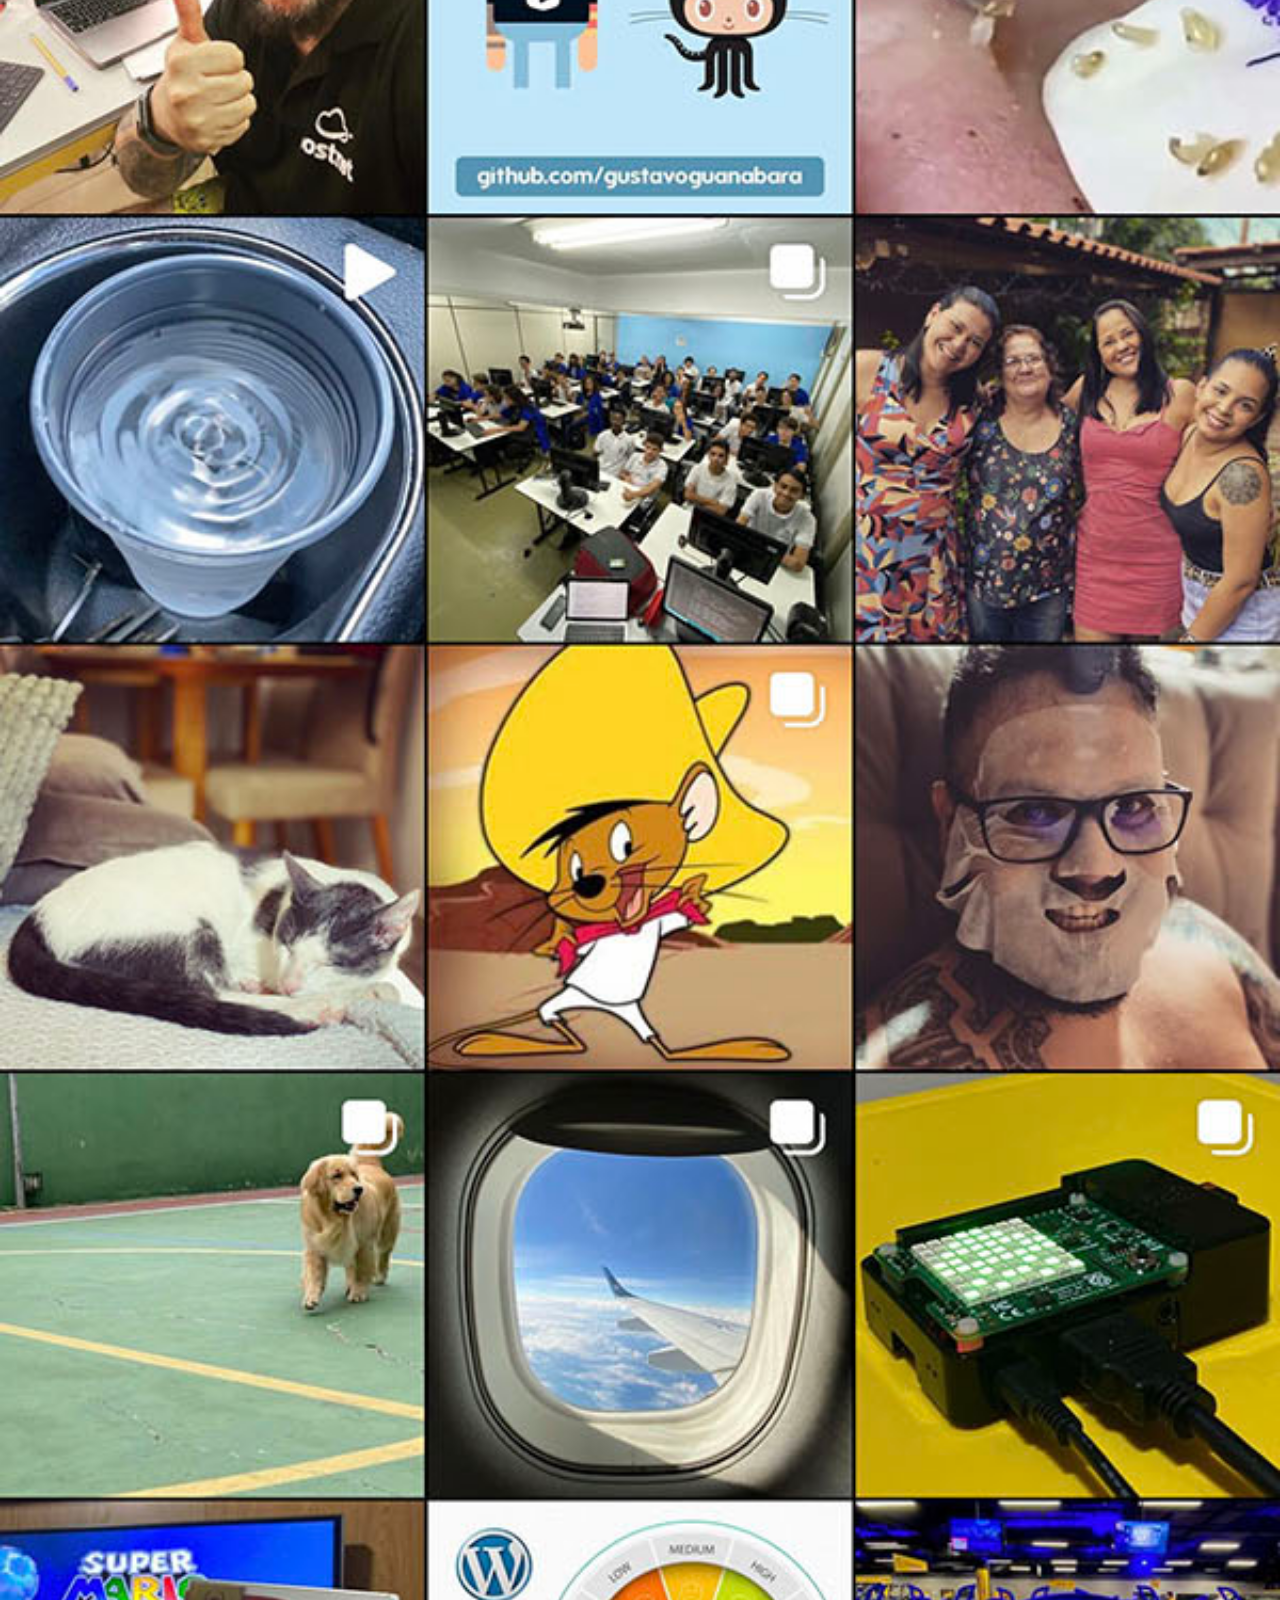
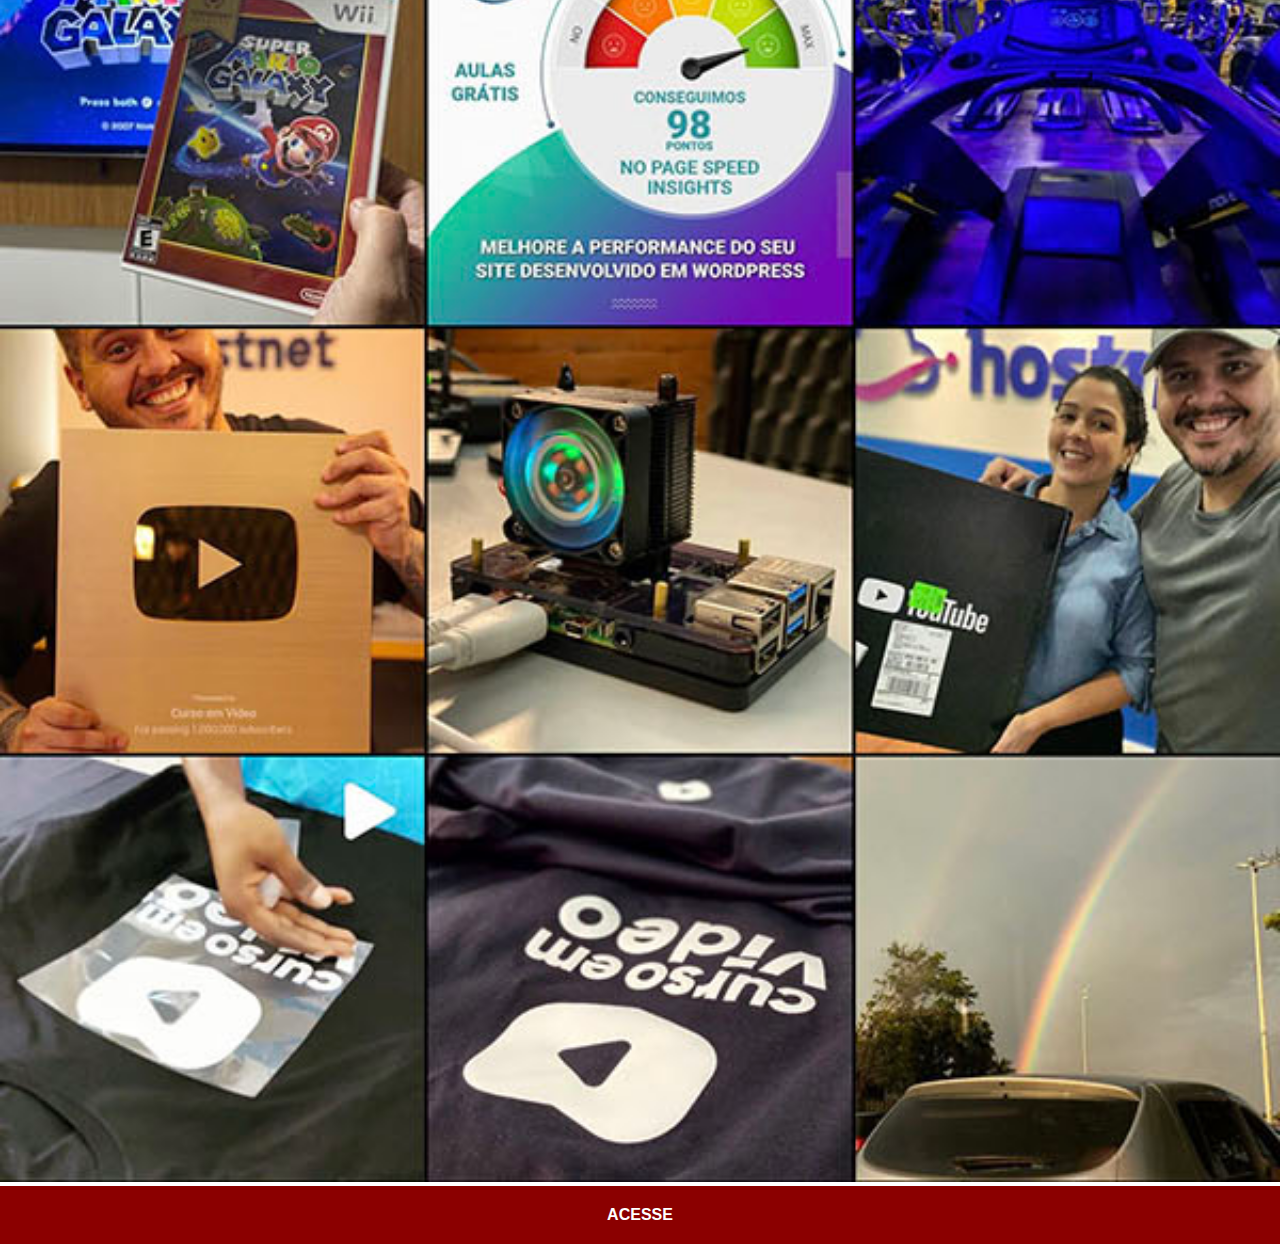
<file: instagram.html>
<!DOCTYPE html>
<html lang="pt-br">
<head>
    <meta charset="UTF-8">
    <meta name="viewport" content="width=device-width, initial-scale=1.0">
    <title>Instagram</title>
    <link rel="stylesheet" href="estilos/social.css">
</head>
<body>
    <img src="imagens/tela-instagram.jpg" alt="Instagram">
    <a href="https://instagram.com/gustavoguanabara" target="_blank">ACESSE</a>
</body>
</html>
</file>
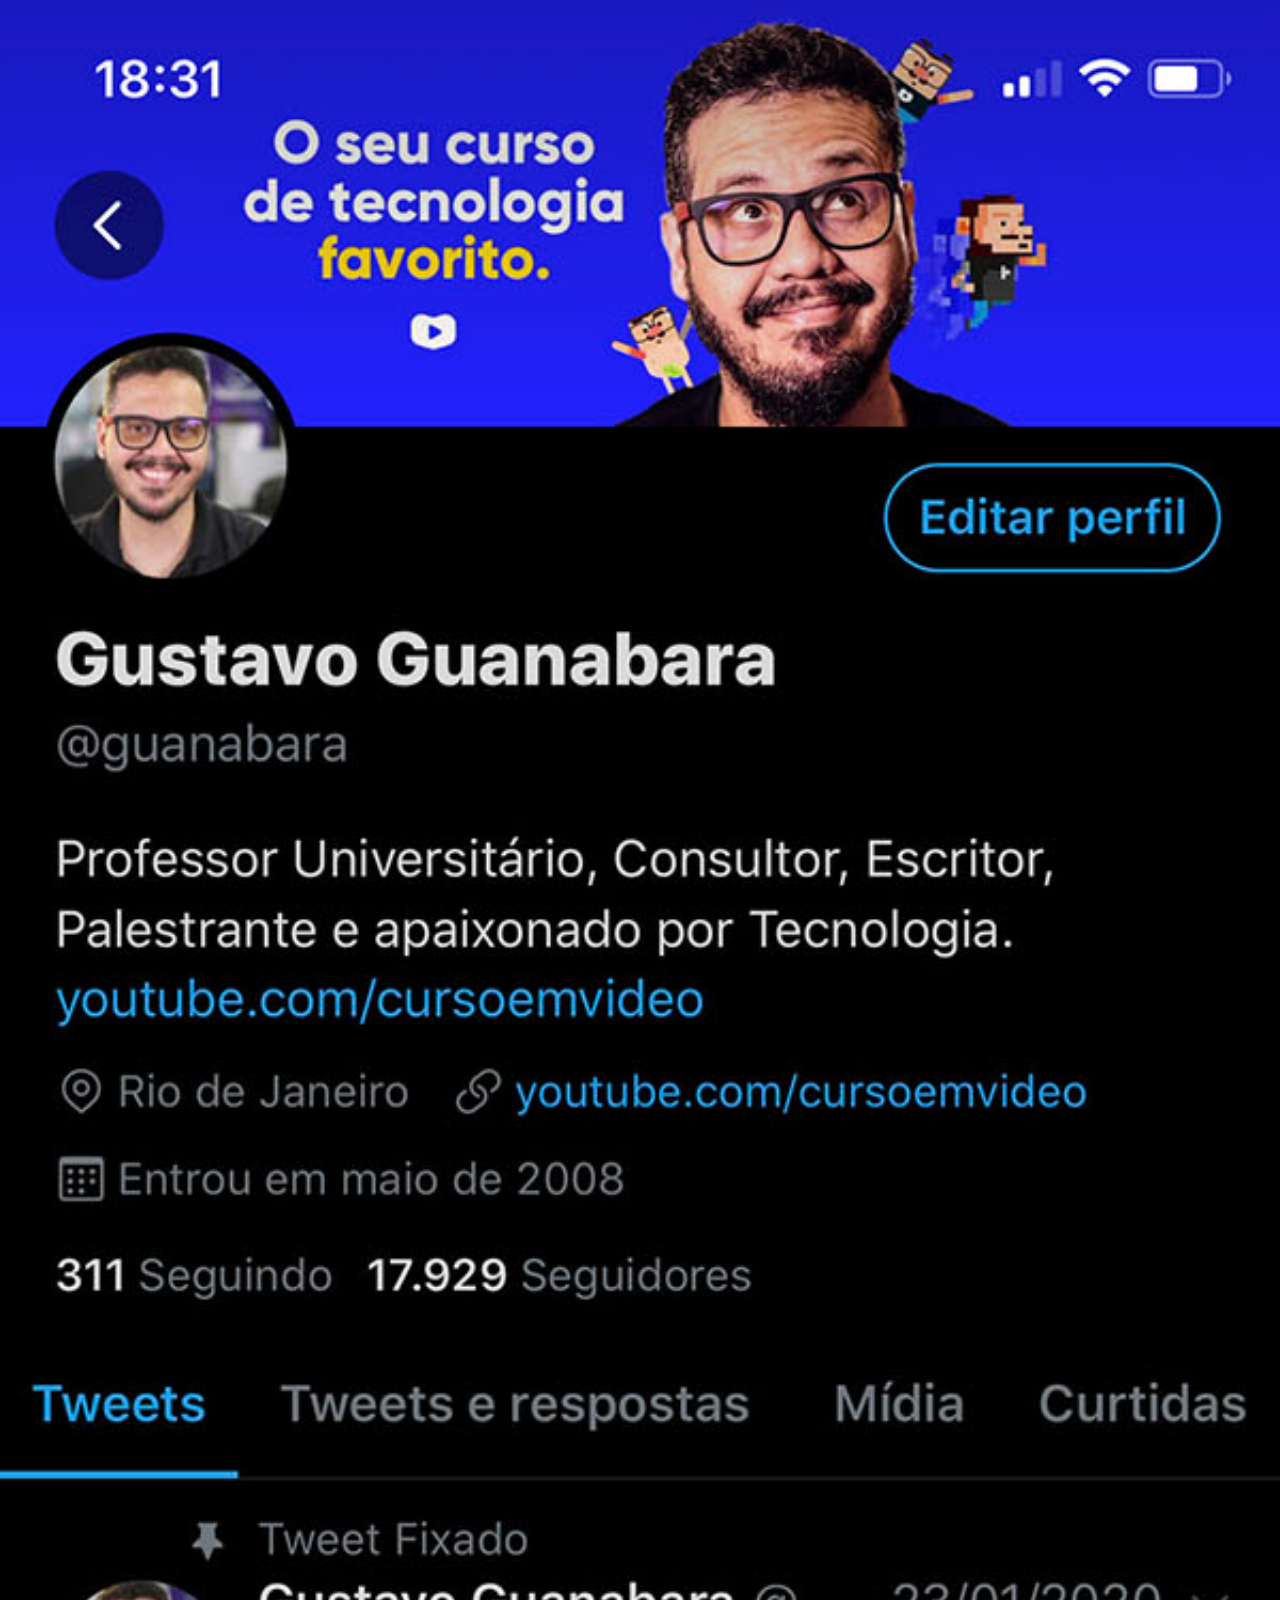
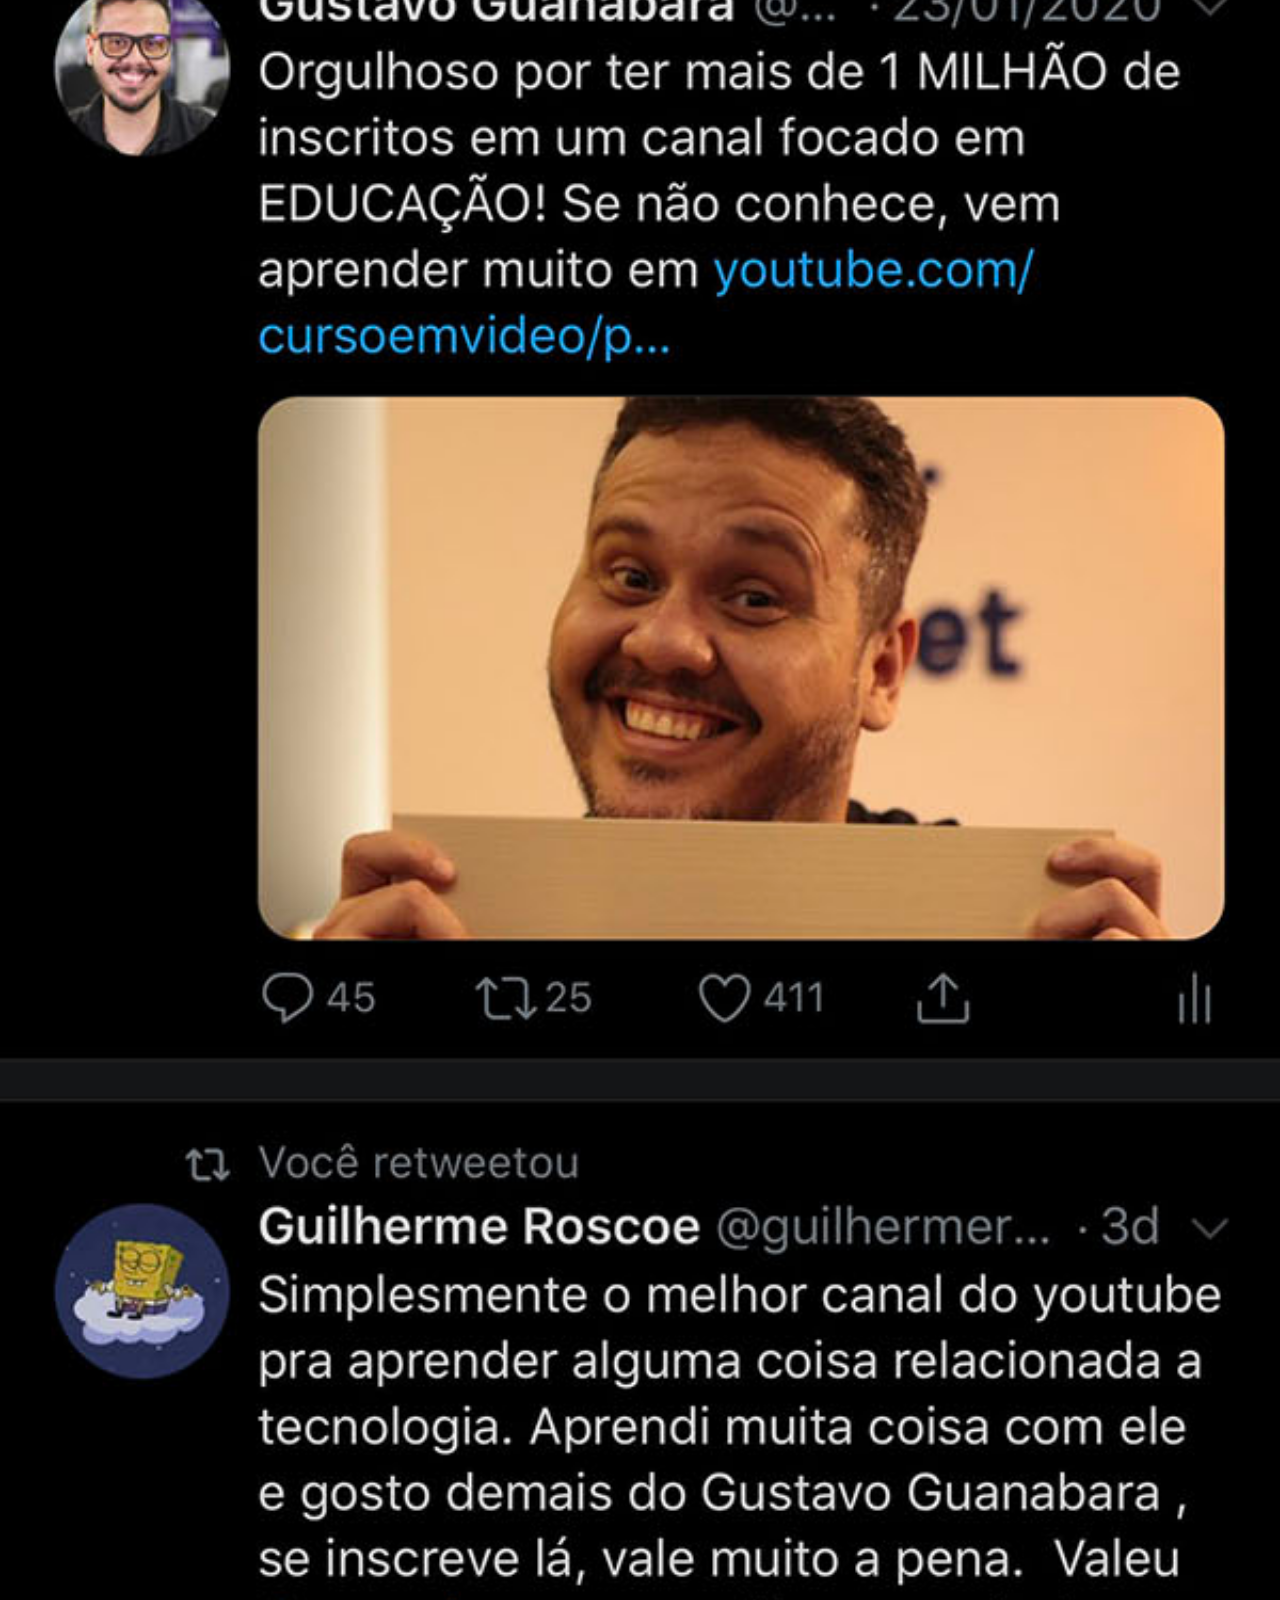
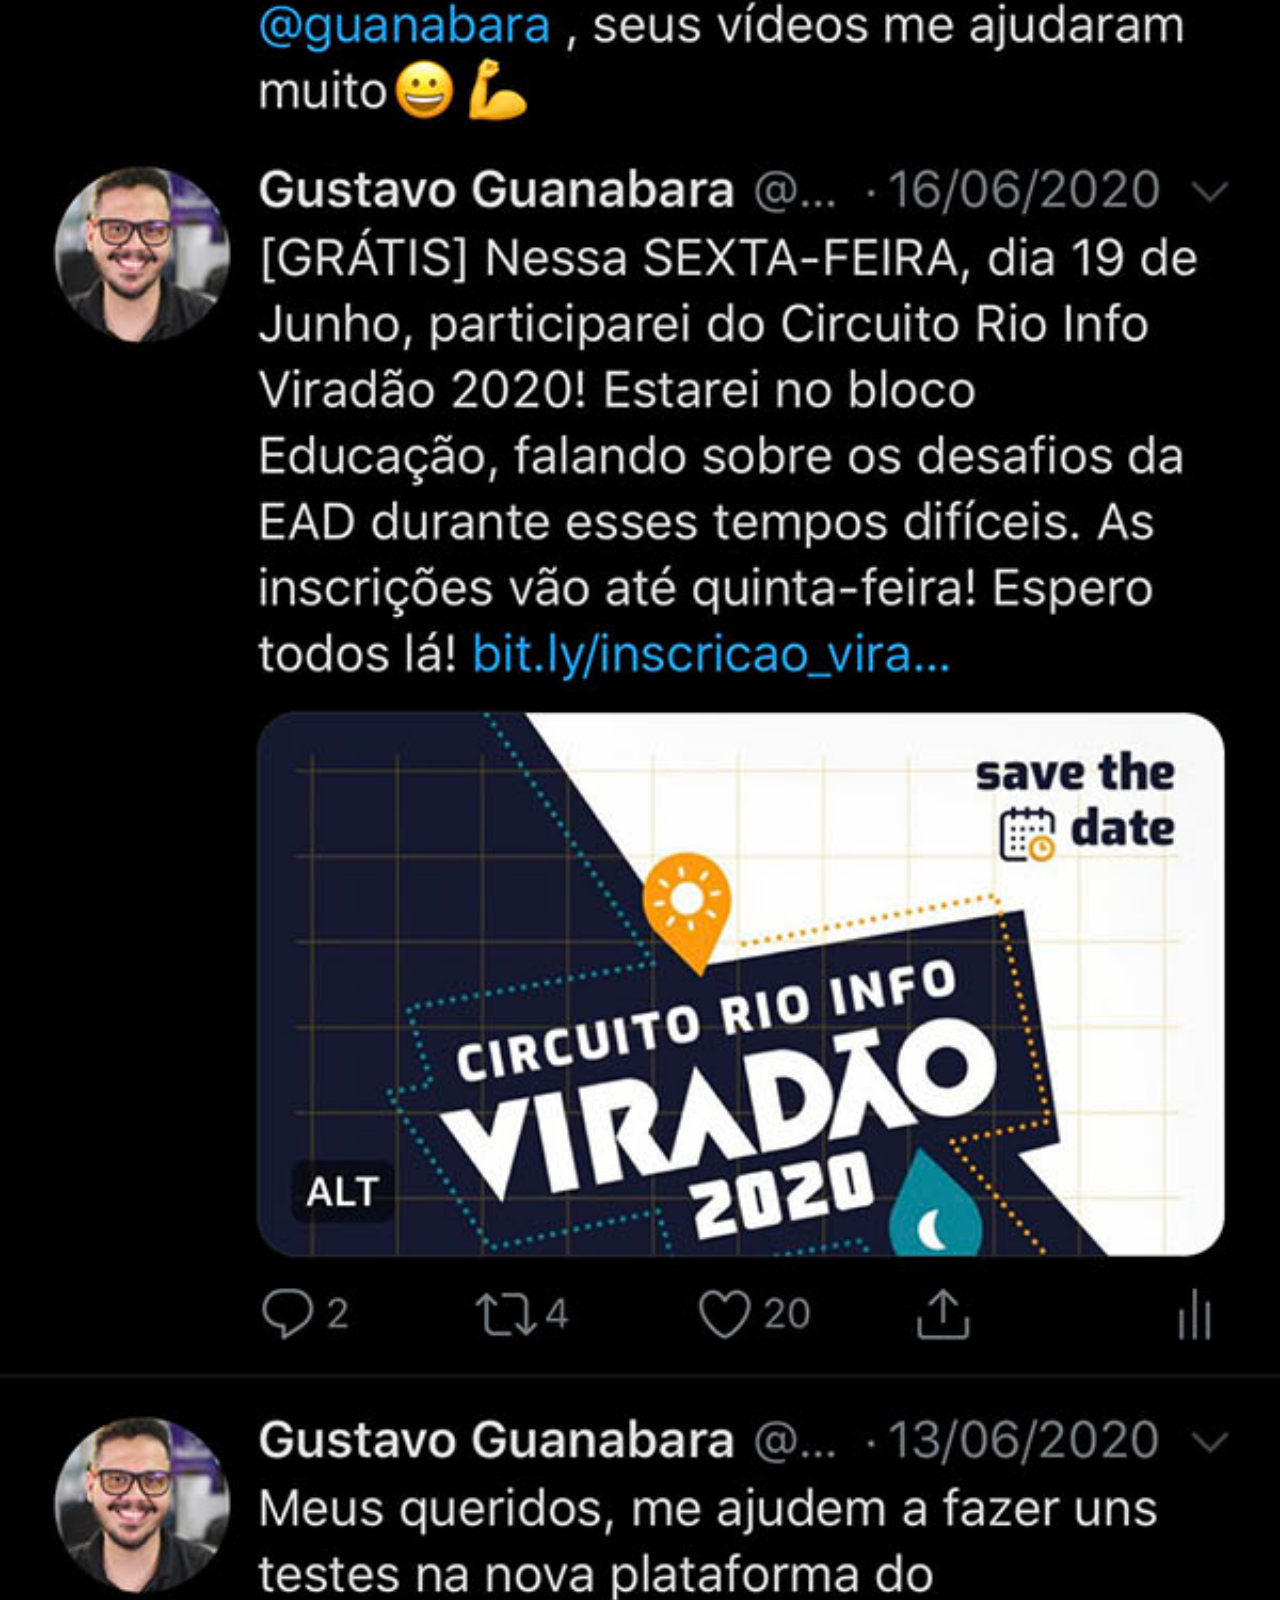
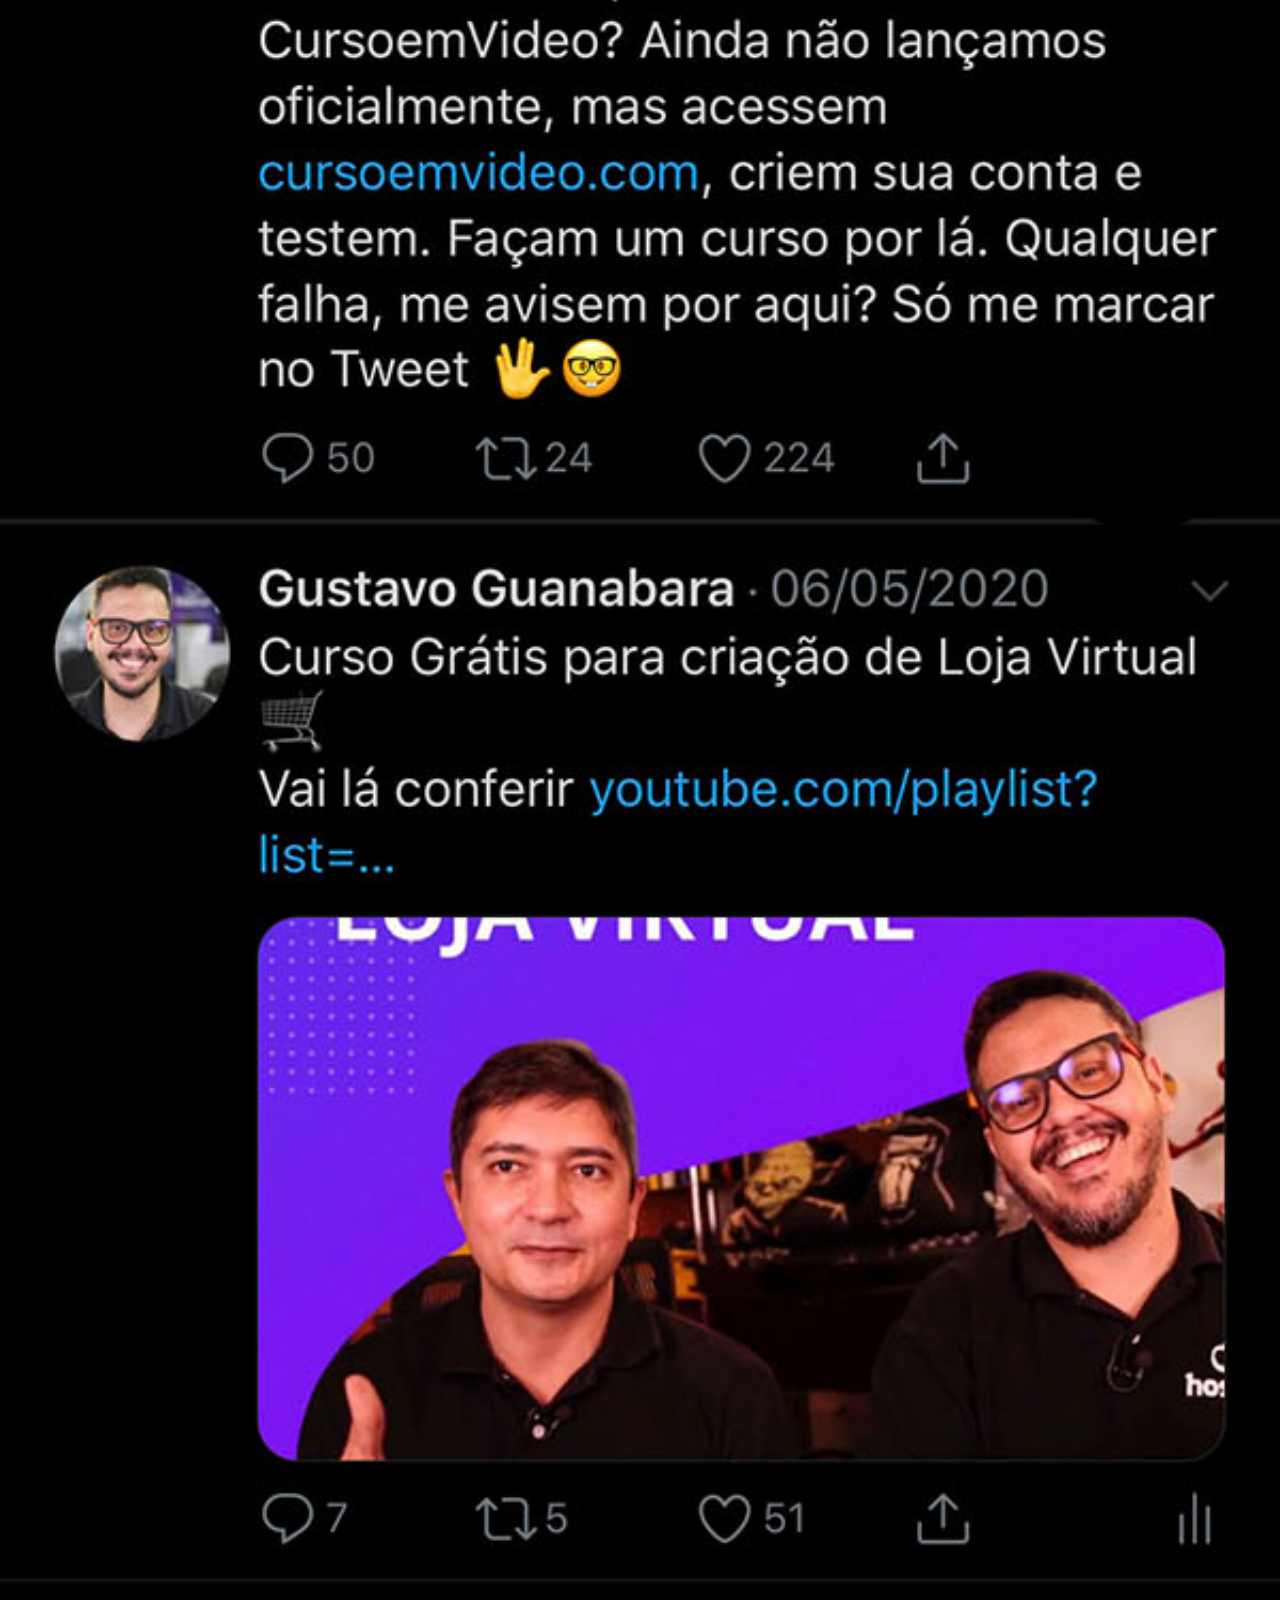
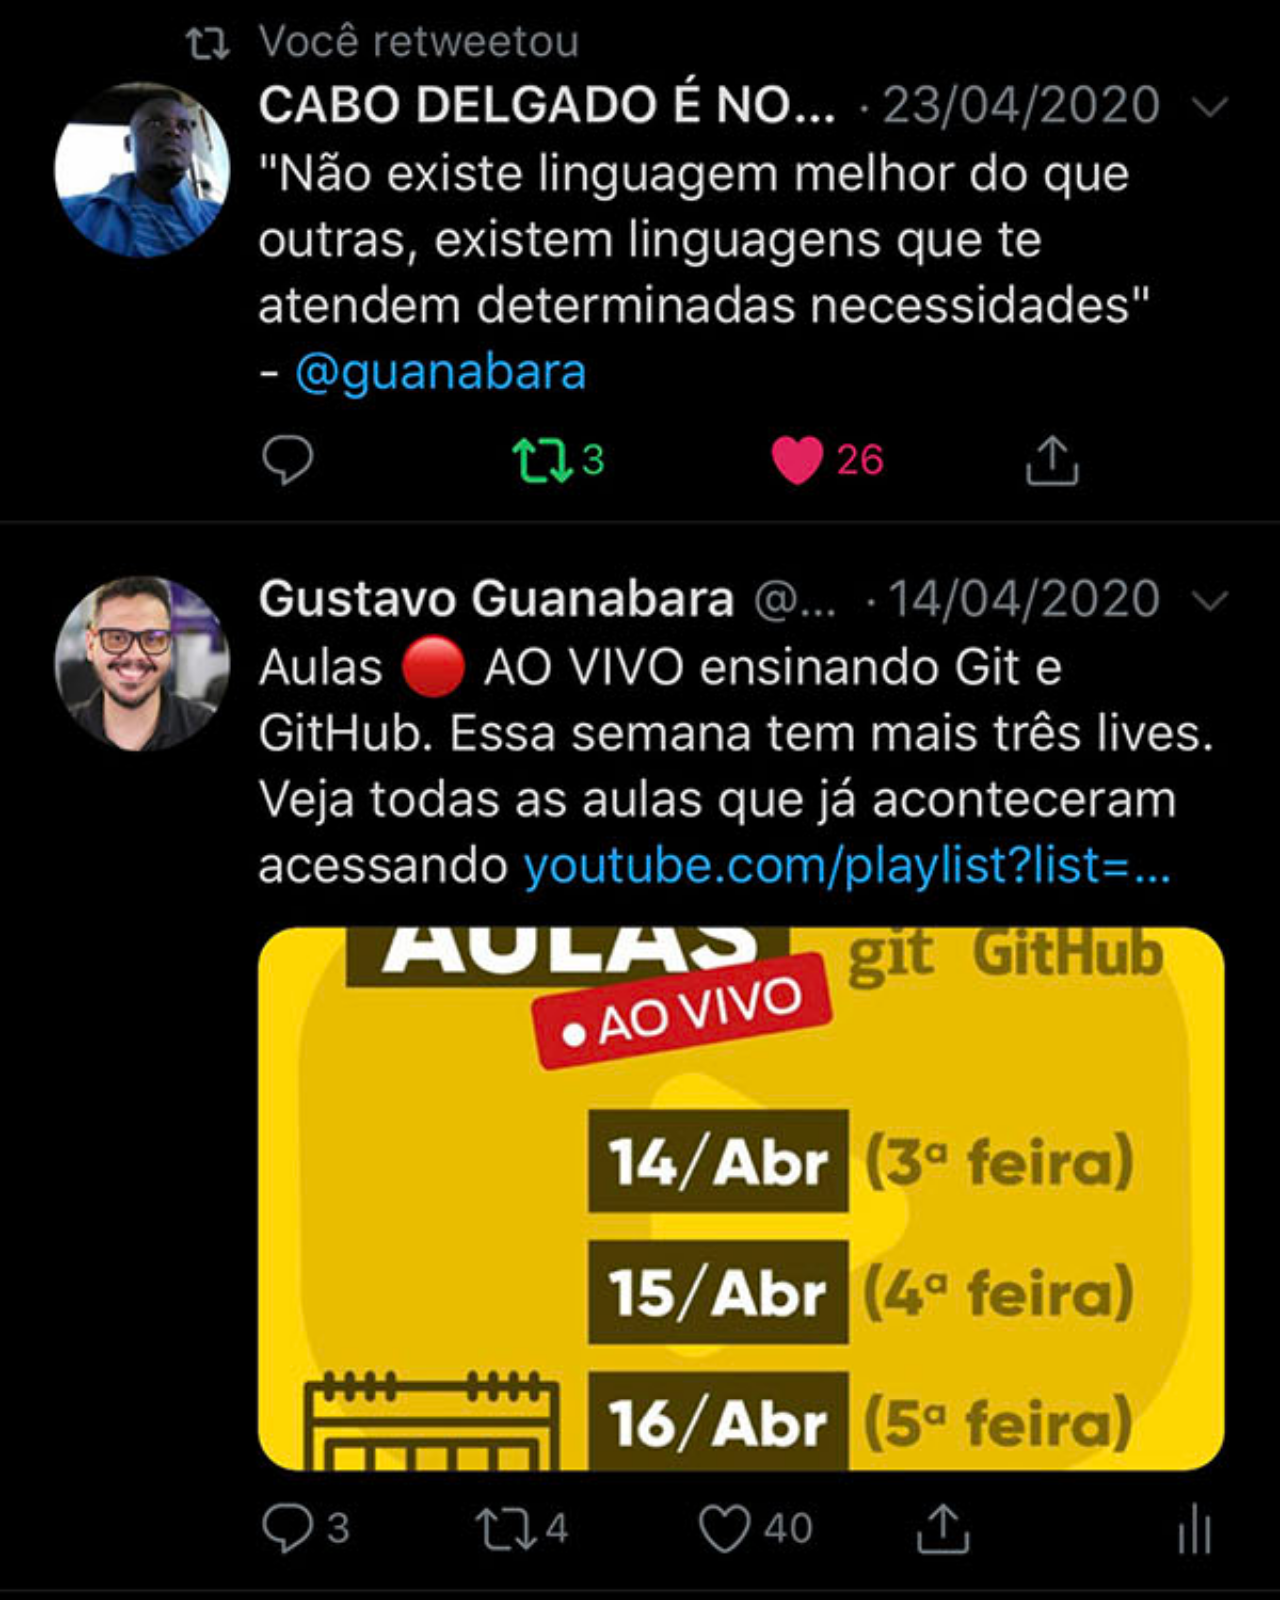
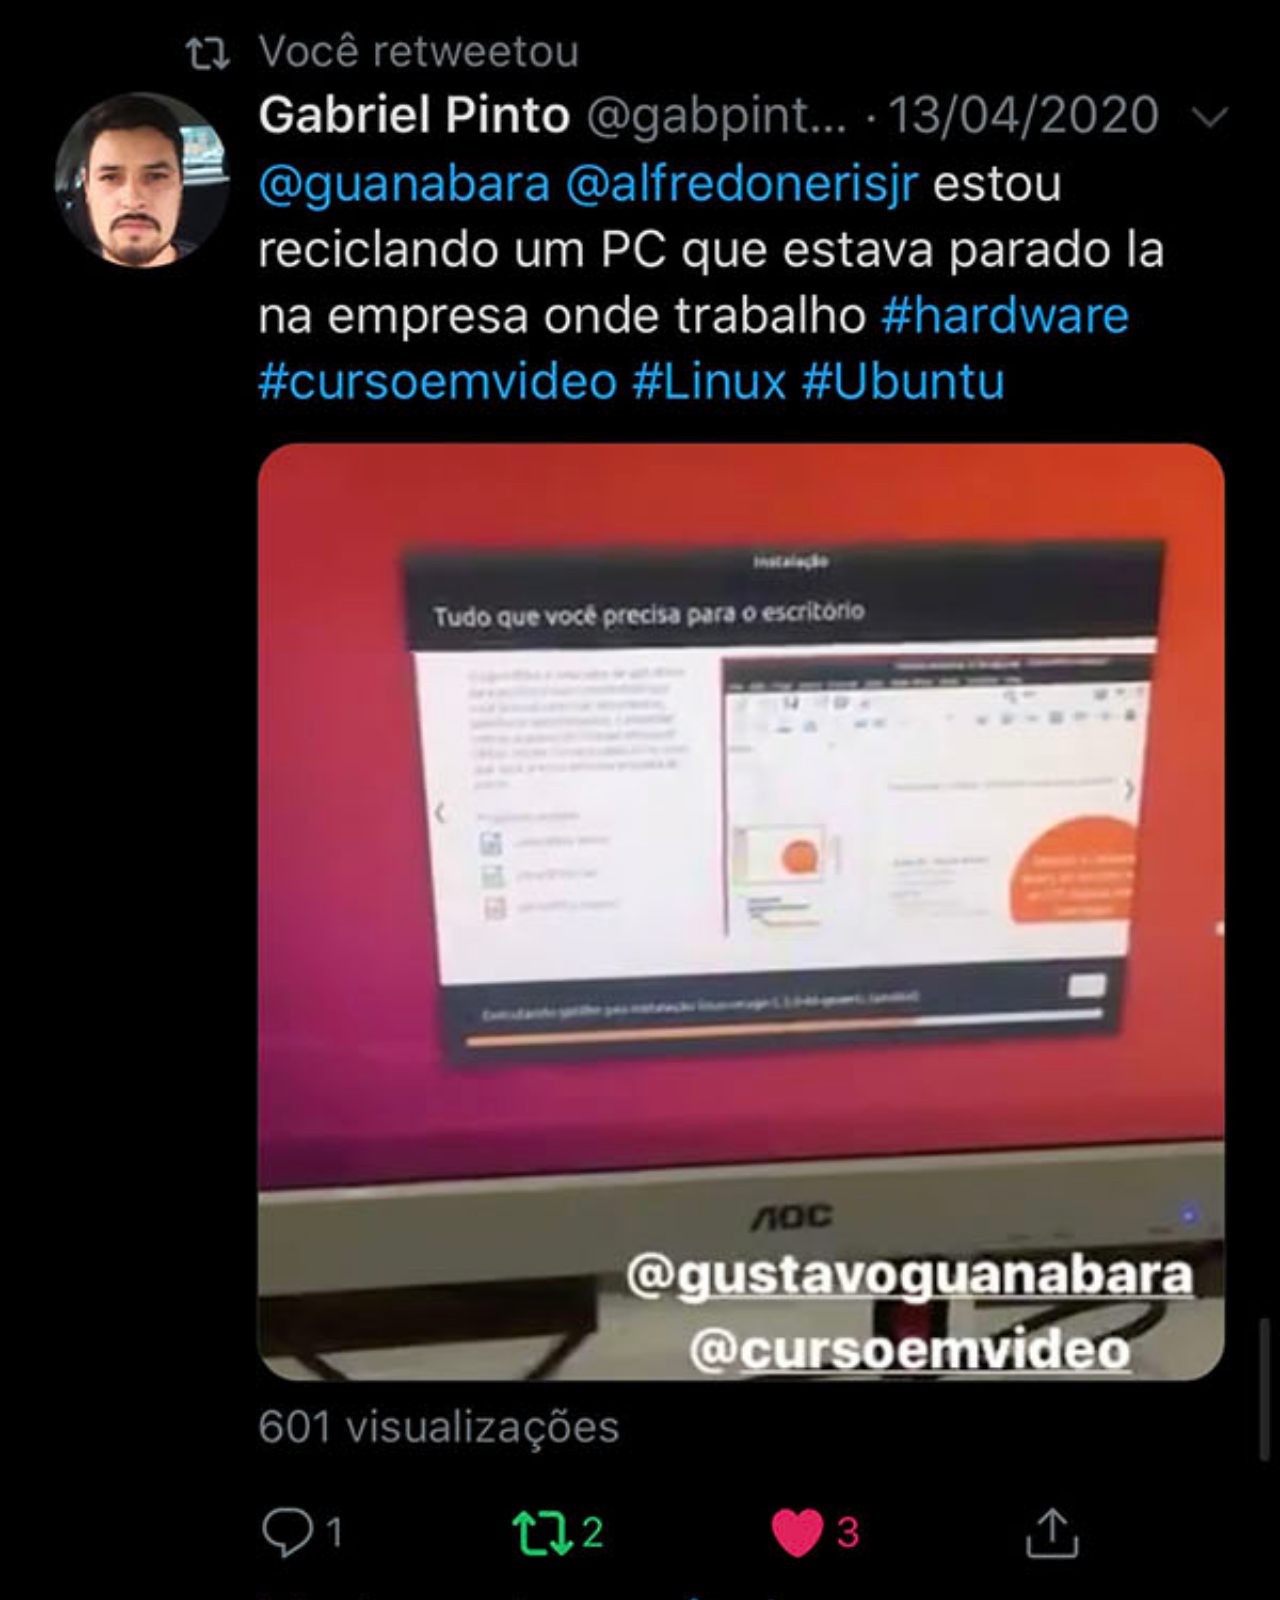
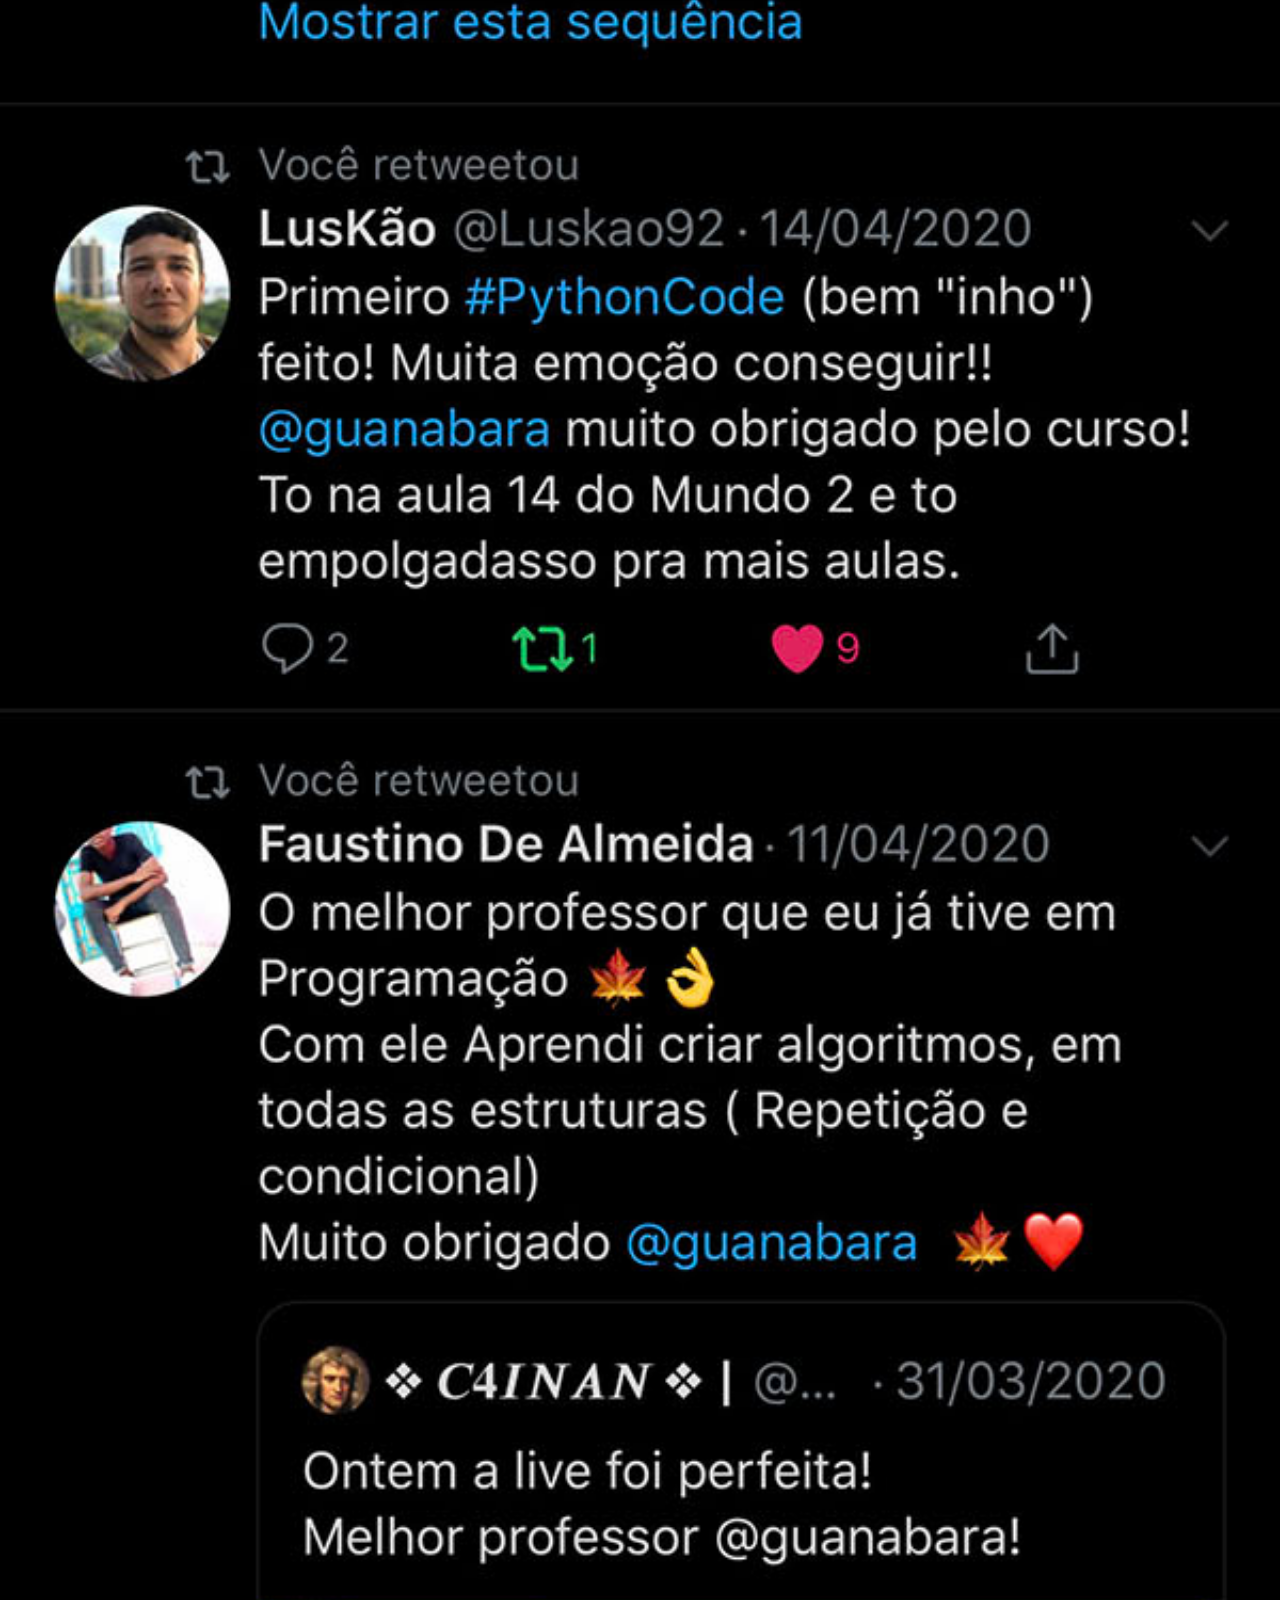
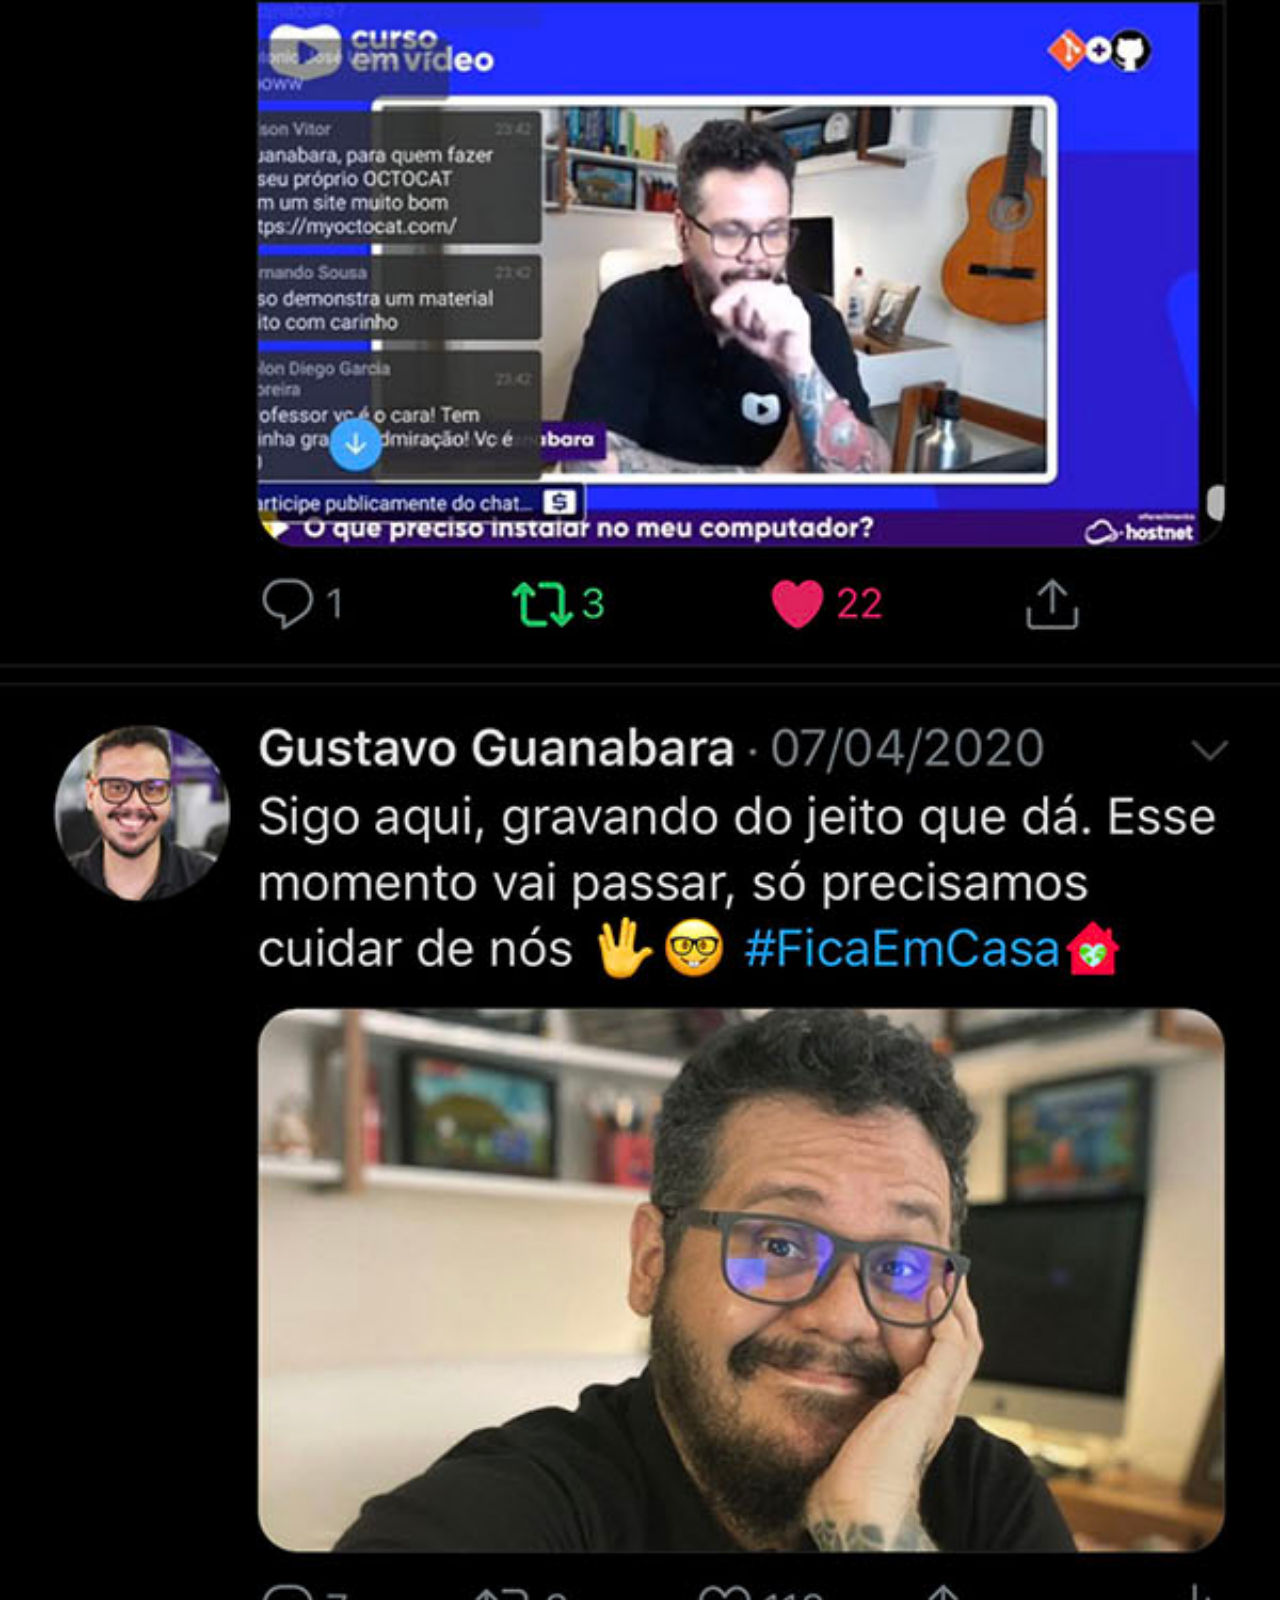
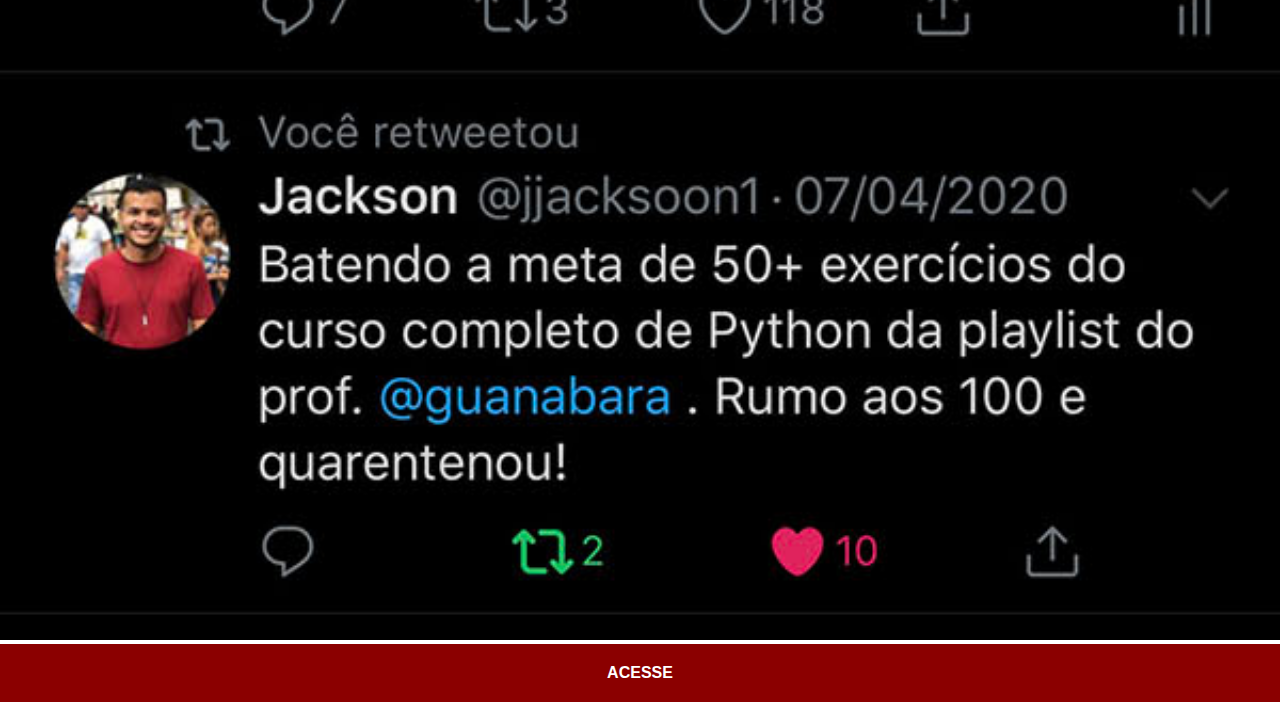
<file: twitter.html>
<!DOCTYPE html>
<html lang="pt-br">
<head>
    <meta charset="UTF-8">
    <meta name="viewport" content="width=device-width, initial-scale=1.0">
    <title>Twitter</title>
    <link rel="stylesheet" href="estilos/social.css">
</head>
<body>
    <img src="imagens/tela-twitter.jpg" alt="Twitter">
    <a href="https://x.com/guanabara" target="_blank">ACESSE</a>
</body>
</html>
</file>
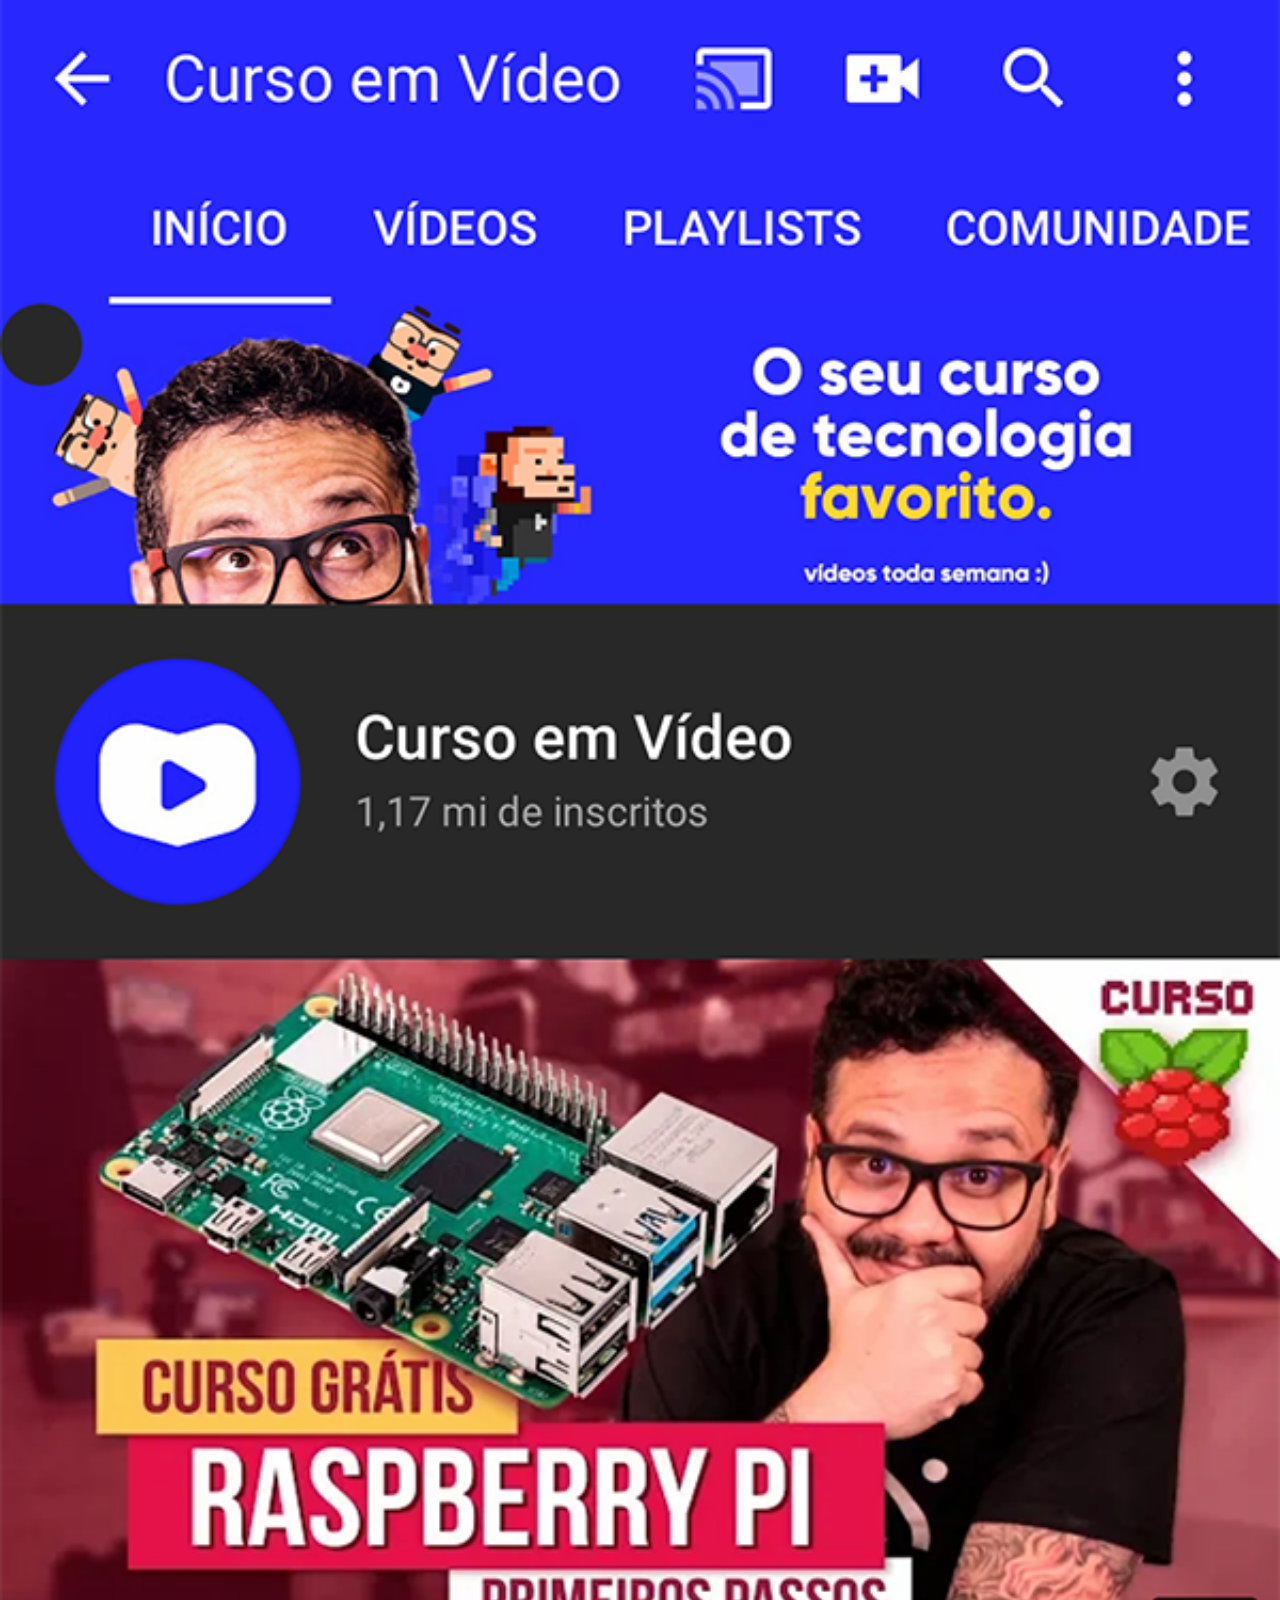
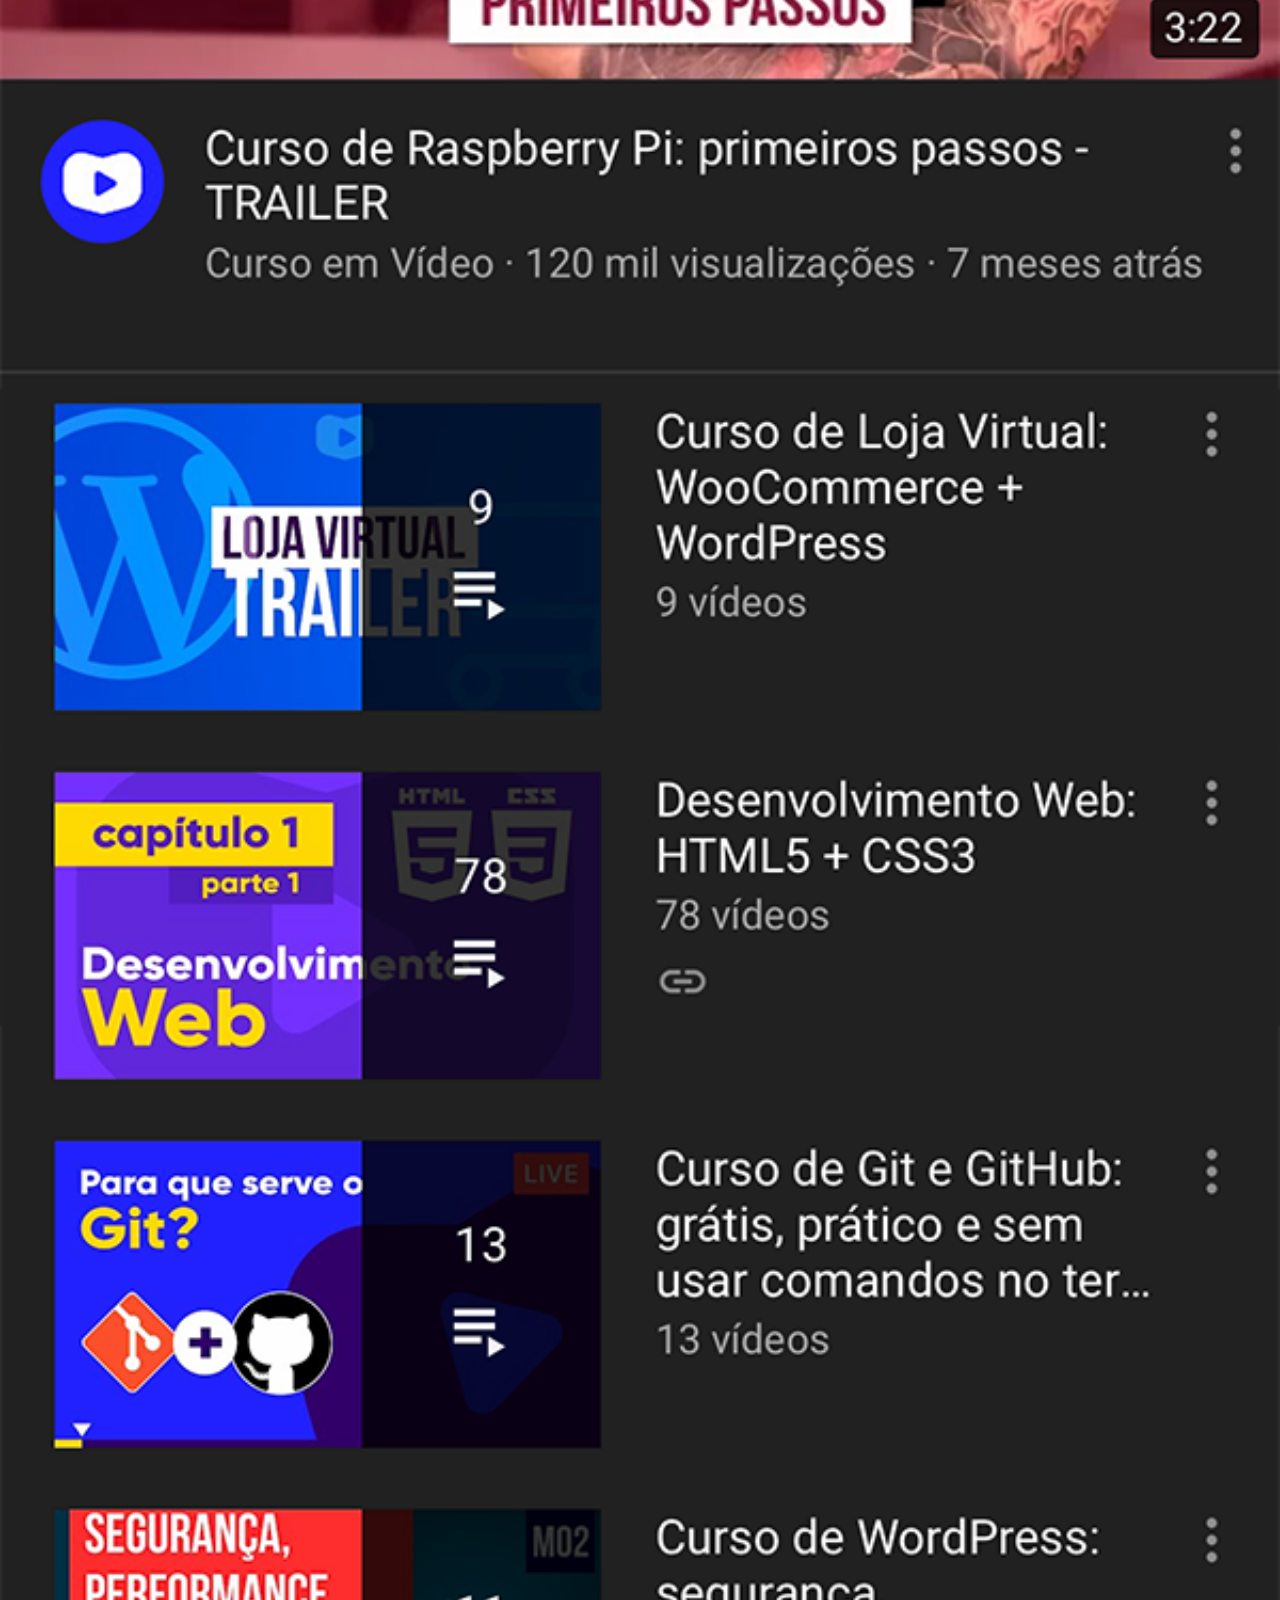
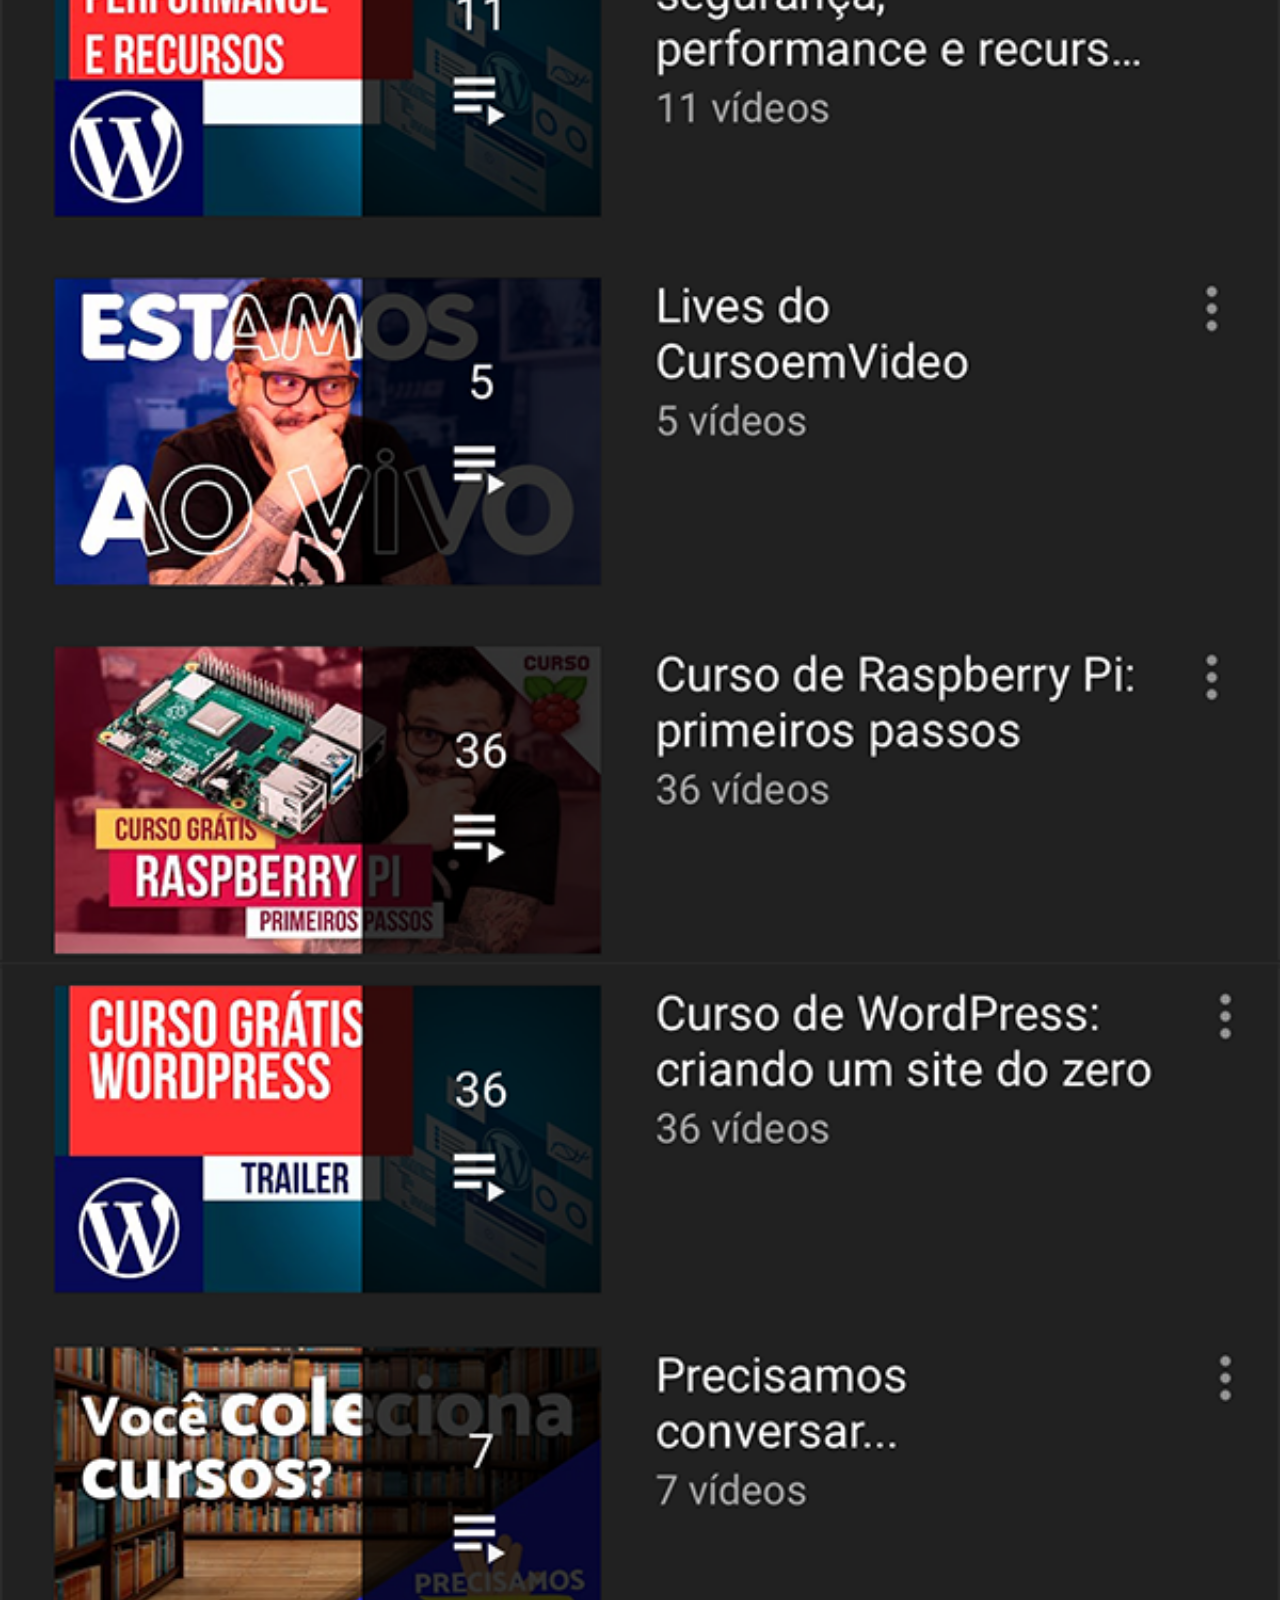
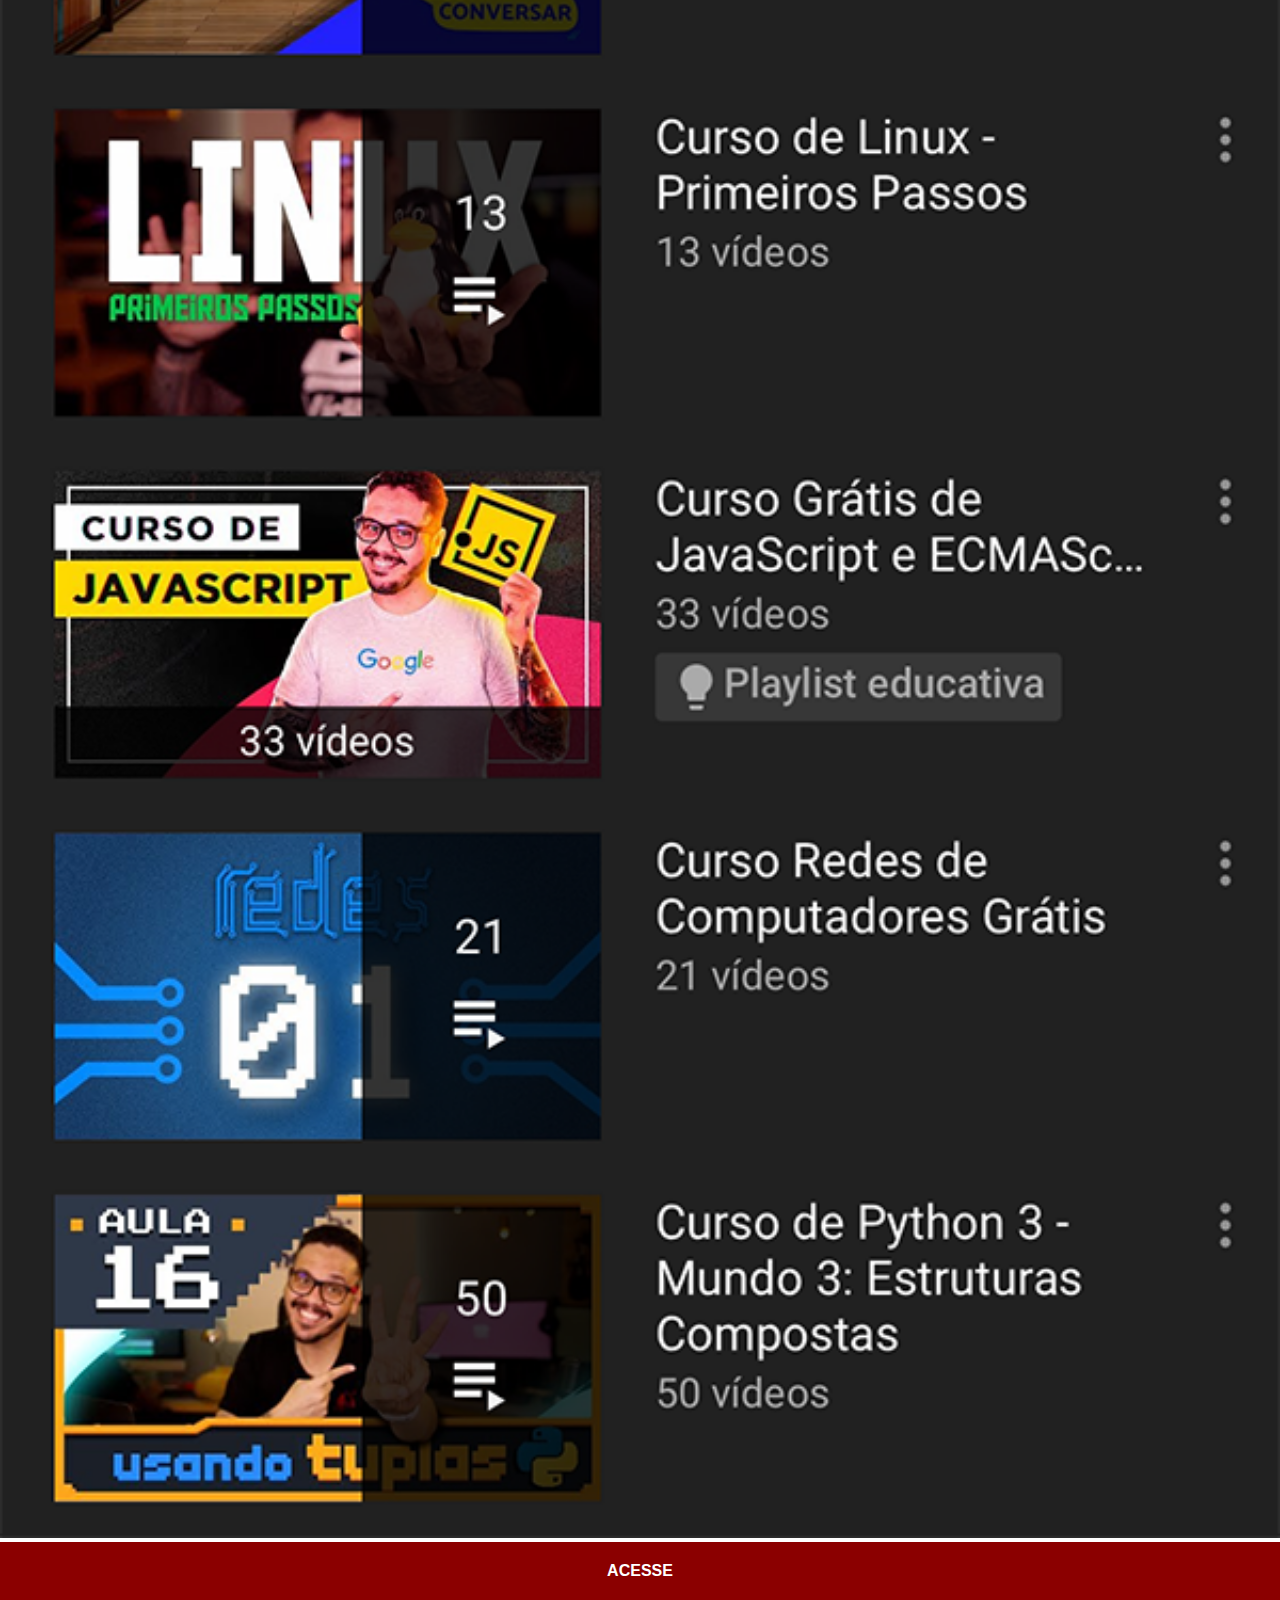
<file: youtube.html>
<!DOCTYPE html>
<html lang="pt-br">
<head>
    <meta charset="UTF-8">
    <meta name="viewport" content="width=device-width, initial-scale=1.0">
    <title>YouTube</title>
    <link rel="stylesheet" href="estilos/social.css">
</head>
<body>
    <img src="imagens/tela-youtube.png" alt="YouTube">
    <a href="https://youtube.com/cursoemvideo/playlist" target="_blank">ACESSE</a>
</body>
</html>
</file>
<file: estilos/style.css>
@charset "UTF-8";

* {
    margin: 0px;
    padding: 0px;
    font-family: Arial, Helvetica, sans-serif;
}

html, body {
    height: 100vh;
    width: 100vw;
    background-color: black;
}

body {
    background: url(../imagens/fundo-madeira.jpg) no-repeat top center;
    background-size: cover;
    background-attachment: fixed;
}

main {
    position: relative;
    height: 100vh;
}

section#telefone {
    position: absolute;
    top: 50%;
    left: 50%;
    transform: translate(-50%, -50%);

    height: 627px;
    width: 311px;
    background: url('../imagens/frame-iphone.png') no-repeat;
    
}

iframe#tela {
    position: relative;
    top: 80px;
    left: 22px;
    width: 267px;
    height: 471px;
}

section#redes-sociais img {
    width: 50px;
    margin: 10px;
    border-radius: 50%;
    box-shadow: 2px 2px 5px rgba(0, 0, 0, 0.400);
    box-sizing: border-box;
}

section#redes-sociais img:hover {
    border: 2px solid rgba(255, 255, 255, 0.637);
    transform: translate(-1px, -1px);
    box-shadow: 5px 5px 10px rgba(0, 0, 0, 0.623);
    transition: transform 0.3s, border 0.5s;
}

section#redes-sociais {
    text-align: right;
}
</file>
<file: estilos/social.css>
@charset "UTF-8";
* {
    margin: 0px;
    padding: 0px;
    font-family: Arial, Helvetica, sans-serif;
}

::-webkit-scrollbar {
    width: 0px;
    height: 0px;
}
img {
    width: 100vw;

}
a{
    display: block;
    background-color: darkred;
    padding: 20px;
    text-align: center;
    font-weight: bolder;
    text-decoration: none;
    color: white;
}

a:hover {
    background-color: red;
}
</file>
